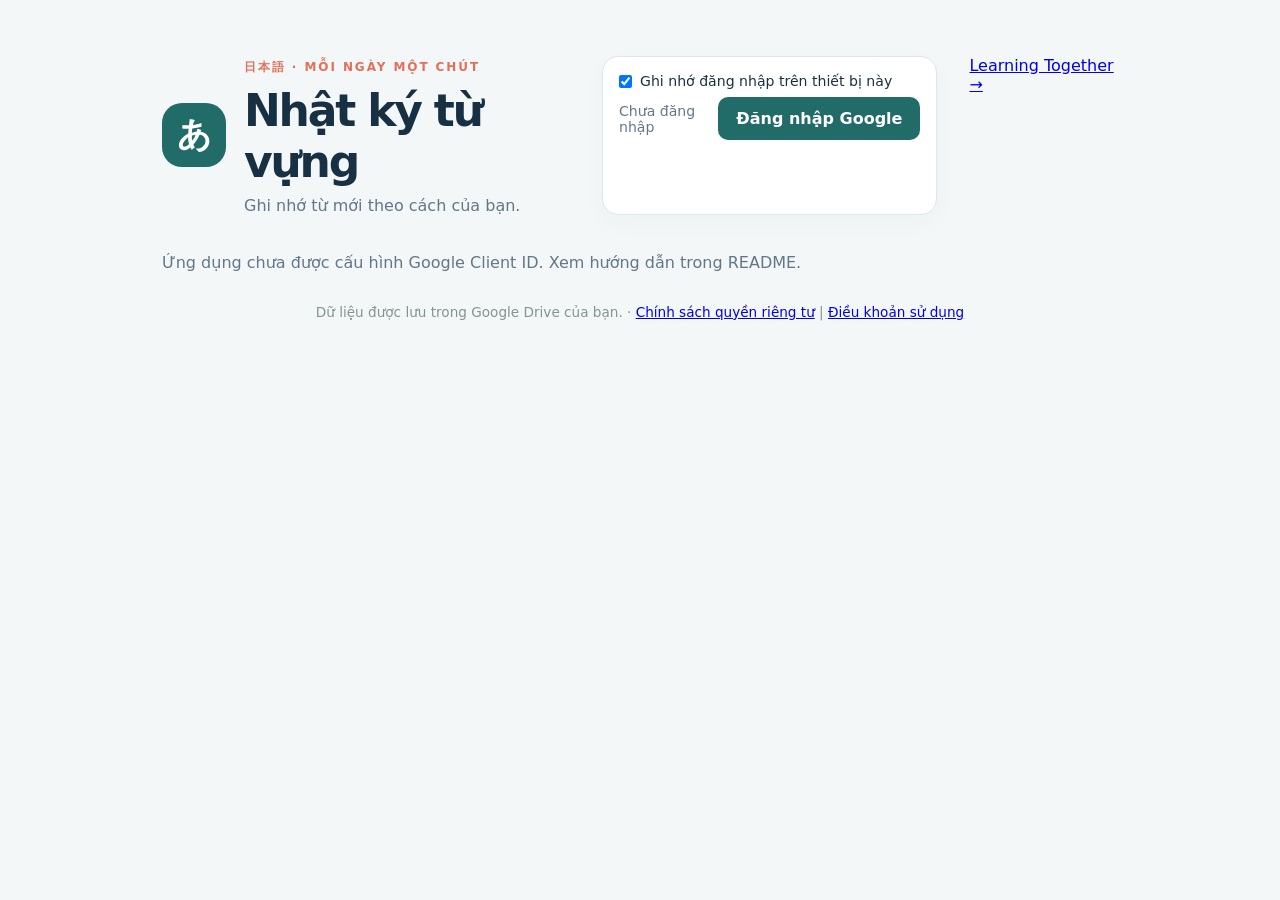
<file: index.html>
<!doctype html><html lang="vi"><head><meta charset="utf-8"><meta name="viewport" content="width=device-width,initial-scale=1"><title>Nhật ký từ vựng</title><meta name="theme-color" content="#216b69"><link rel="manifest" href="manifest.json"><link rel="icon" href="icons/icon-192.png"><link rel="stylesheet" href="style.css?v=__BUILD__"><script src="https://accounts.google.com/gsi/client" async defer></script><script type="module" src="app.js?v=__BUILD__"></script></head><body><main><header><div class="brand"><div class="brand-mark" aria-hidden="true">&#12354;</div><div><small>日本語 · MỖI NGÀY MỘT CHÚT</small><h1>Nhật ký từ vựng</h1><p>Ghi nhớ từ mới theo cách của bạn.</p></div></div><div class="account-card"><div class="account-main"><label id="remember-label"><input id="remember" type="checkbox" checked> Ghi nh&#7899; &#273;&#259;ng nh&#7853;p tr&#234;n thi&#7871;t b&#7883; n&#224;y</label><button id="login">Đăng nhập Google</button><p id="status" role="status">Chưa đăng nhập</p></div><div class="account-actions"><button id="backup" class="secondary" hidden>Tải bản sao dữ liệu</button><button id="restore" class="secondary" hidden>Nhập bản sao</button><input id="restore-file" type="file" accept="application/json,.json" hidden><button id="refresh" class="secondary" hidden>Làm mới</button><button id="retry" class="secondary" hidden>Thử lưu lại</button></div></div><a id="together-link" href="#" hidden>Learning Together &#8594;</a></header><section id="setup" hidden><p>Ứng dụng chưa được cấu hình Google Client ID. Xem hướng dẫn trong README.</p></section><div id="content" hidden><nav role="tablist" aria-label="Chức năng"><button role="tab" id="tab-words" aria-controls="words" aria-selected="true" data-tab="words" class="active">Từ vựng</button><button role="tab" id="tab-groups" aria-controls="groups" aria-selected="false" data-tab="groups">Nhóm</button><button role="tab" id="tab-quiz" aria-controls="quiz" aria-selected="false" data-tab="quiz">Luyện tập <span id="due-badge" class="badge" hidden></span></button><button role="tab" id="tab-sentences" aria-controls="sentences" aria-selected="false" data-tab="sentences">Ghép câu</button><button role="tab" id="tab-pron" aria-controls="pron" aria-selected="false" data-tab="pron">Phát âm</button><button role="tab" id="tab-stats" aria-controls="stats" aria-selected="false" data-tab="stats">Thống kê</button></nav><section role="tabpanel" aria-labelledby="tab-words" id="words" class="panel"><div class="heading"><div><h2>Danh sách từ vựng</h2><p>Những điều nhỏ bé bạn đang học.</p></div><button id="import-words" class="secondary" type="button">Nh&#7853;p th&#234;m t&#7915; JSON</button> <input id="import-words-file" type="file" accept="application/json,.json" hidden><button id="add-word">+ Thêm từ</button></div><div class="filters"><input autocomplete="off" id="search" placeholder="Tìm tiếng Nhật, romaji, nghĩa..." aria-label="Tìm từ"><select id="filter-group" aria-label="Lọc theo nhóm"></select></div><div id="word-list"></div><div id="word-pager" class="pager"></div></section><section role="tabpanel" aria-labelledby="tab-groups" id="groups" class="panel" hidden><h2>Nhóm từ</h2><p>Sắp xếp từ vựng theo chủ đề yêu thích.</p><form autocomplete="off" id="group-form" class="filters"><input name="name" required maxlength="80" placeholder="Tên nhóm mới" aria-label="Tên nhóm mới"><button>+ Tạo nhóm</button></form><div id="group-list"></div></section><section role="tabpanel" aria-labelledby="tab-quiz" id="quiz" class="panel quiz-panel" hidden><div class="quiz-intro"><h2>Luyện tập</h2><p>Chọn nội dung và bắt đầu nhé.</p><div id="due-box" class="due-box" hidden><span id="due-text"></span> <button type="button" id="review-now">Ôn ngay</button></div></div><div class="quiz-layout"><form id="quiz-form"><label>Nhóm<select name="group" id="quiz-group"></select></label><label>Nguồn từ<select name="scope"><option value="all">Tất cả từ trong nhóm</option><option value="due">Ôn hôm nay (đến hạn + từ mới)</option><option value="weak">Từ hay sai</option></select></label><label>Hình thức<select name="format"><option value="choice">Trắc nghiệm</option><option value="flashcard">Flashcard</option><option value="typing">Gõ đáp án</option></select></label><label>Kiểu câu hỏi<select name="mode"><option value="mixed">Ngẫu nhiên tất cả các chiều</option><option value="rj">Romaji → Tiếng Nhật</option><option value="jr">Tiếng Nhật → Romaji</option><option value="jv">Tiếng Nhật → Tiếng Việt</option><option value="vj">Tiếng Việt → Tiếng Nhật</option></select></label><label>Số câu<input name="count" type="number" min="1" max="100" value="10" required></label><button>Bắt đầu luyện tập</button></form><div id="quiz-play" aria-live="polite"></div></div></section><section role="tabpanel" aria-labelledby="tab-sentences" id="sentences" class="panel" hidden><h2>Ghép câu</h2><p>Bấm các thẻ để xếp thành câu tiếng Nhật đúng với nghĩa tiếng Việt. Có một vài thẻ gây nhiễu.</p><p id="level-hint"></p><form id="sentence-form" class="filters"><label>Chiều<select name="dir"><option value="vj">Việt → Nhật</option><option value="jv">Nhật → Việt</option><option value="mix">Xen kẽ cả hai</option></select></label><label>Độ khó<select name="level"><option value="0">Tất cả mức</option></select></label><label>Số câu<input name="count" type="number" min="1" max="30" value="5" required></label><button>Bắt đầu</button></form><div id="sentence-play" aria-live="polite"></div></section><section role="tabpanel" aria-labelledby="tab-pron" id="pron" class="panel" hidden><h2>Tập phát âm</h2><p>Nghe mẫu, rồi bấm micro và nói lại. Cần Chrome hoặc Edge và cho phép dùng micro.</p><form id="pron-form" class="filters"><label>Nội dung<select name="source"><option value="sentences">Cả câu mẫu</option><option value="tokens">Từng từ trong câu mẫu</option><option value="words">Từ vựng của tôi</option></select></label><label>Độ khó câu mẫu<select name="level"><option value="0">Tất cả mức</option></select></label><label>Số mục<input name="count" type="number" min="1" max="30" value="5" required></label><button>Bắt đầu</button></form><div id="pron-play"></div></section><section role="tabpanel" aria-labelledby="tab-stats" id="stats" class="panel" hidden><h2>Thống kê học tập</h2><p id="stats-note"></p><div id="stats-body"></div></section></div><div id="toast" role="alert" hidden></div><footer><span id="storage-note">Dữ liệu được lưu trong Google Drive của bạn.</span> &middot; <a href="privacy.html">Ch&#237;nh s&#225;ch quy&#7873;n ri&#234;ng t&#432;</a> | <a href="terms.html">&#272;i&#7873;u kho&#7843;n s&#7917; d&#7909;ng</a></footer></main><dialog id="word-dialog"><form autocomplete="off" id="word-form"><h2 id="dialog-title">Thêm từ mới</h2><label>Tiếng Nhật<input name="japanese" required maxlength="120" placeholder="ねこ"></label><label>Romaji<input name="romaji" required maxlength="120" placeholder="neko"></label><label>Nghĩa tiếng Việt <span>(không bắt buộc)</span><input name="meaning" maxlength="160" placeholder="con mèo"></label><fieldset><legend>Nhóm</legend><div id="word-groups"></div></fieldset><div class="actions"><button type="button" class="secondary" id="cancel">Hủy</button><button>Lưu từ</button></div></form></dialog></body></html>
</file>
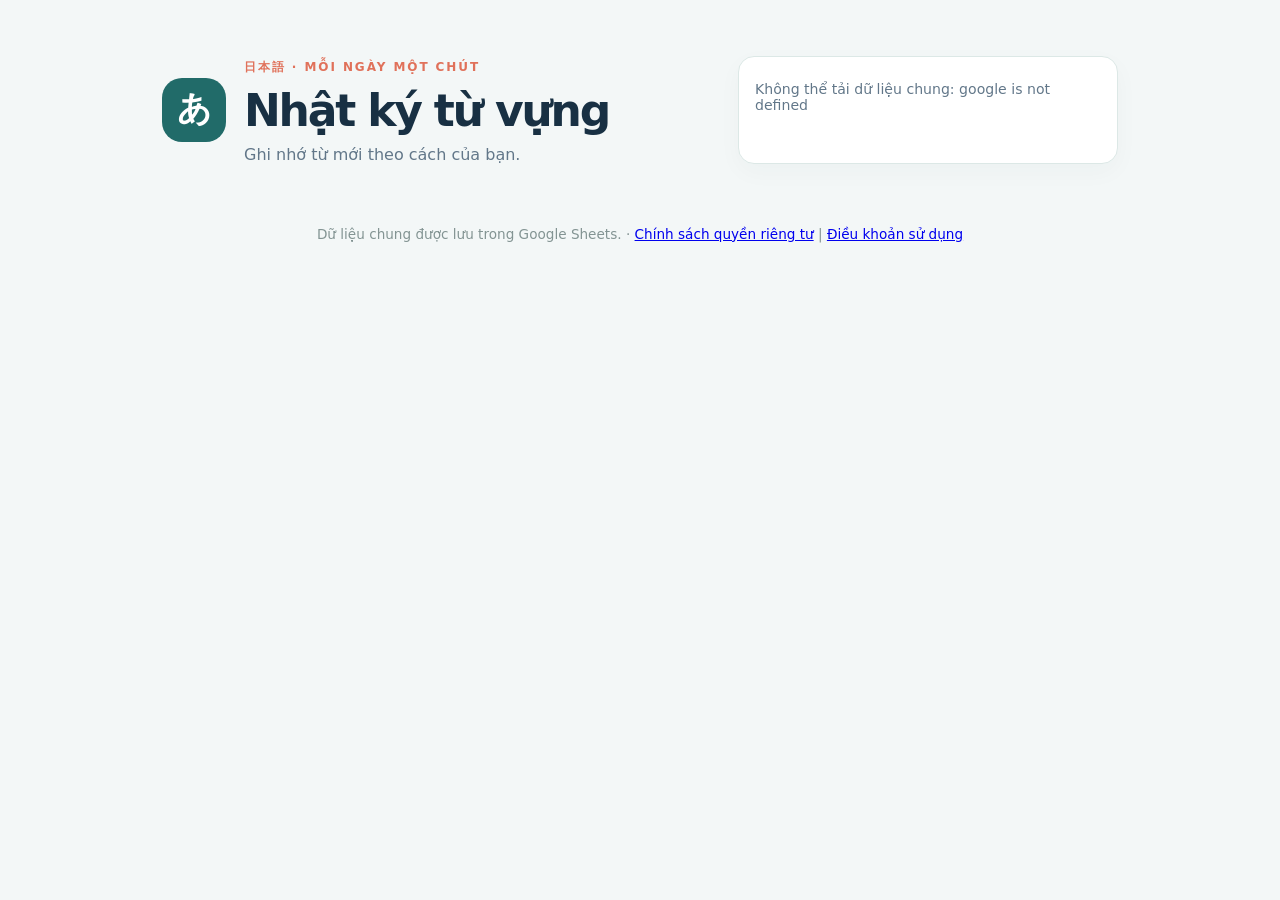
<file: together/Index.html>
<!doctype html><html lang="vi"><head><meta charset="utf-8"><meta name="viewport" content="width=device-width,initial-scale=1"><title>Nhật ký từ vựng</title><meta name="theme-color" content="#216b69"><style>:root{font-family:system-ui,sans-serif;color:#183043;background:#f3f7f7;font-size:16px}*{box-sizing:border-box}body{margin:0}main{max-width:1000px;margin:auto;padding:40px 22px}header{display:flex;justify-content:space-between;gap:24px;align-items:center;padding:18px 0 36px}small{font-weight:700;letter-spacing:.16em;color:#e0715a}h1{font-size:clamp(2rem,5vw,3.3rem);letter-spacing:-.05em;margin:.3em 0}h2{margin:0 0 8px;letter-spacing:-.03em}p{color:#627789;margin:8px 0 18px}button,input,select{font:inherit}button{background:#216b69;color:white;border:0;border-radius:10px;padding:12px 18px;cursor:pointer;font-weight:650}button:hover{background:#185654}button:disabled{opacity:.5;cursor:not-allowed}input,select{border:1px solid #d5e1e1;border-radius:9px;padding:12px;background:white;color:#183043;min-width:0}nav{display:flex;gap:8px;border-bottom:1px solid #d7e4e3}nav button{background:none;color:#637b85;border-radius:0}nav button.active{color:#216b69;border-bottom:3px solid #216b69}nav button:hover{background:#e5efee}.panel{background:white;border:1px solid #e1ebea;border-radius:18px;padding:28px;margin-top:22px;box-shadow:0 8px 30px #18304308}.heading,.row,.filters,.actions{display:flex;gap:12px;align-items:center;justify-content:space-between}.filters input{flex:1}.row{border-bottom:1px solid #edf1f0;padding:16px 0}.row:last-child{border:0}.row strong{font-size:1.3rem}.row p{margin:4px 0}.row-actions{display:flex;gap:6px}.secondary,.row-actions button{background:#eef5f4;color:#285957}.secondary:hover,.row-actions button:hover{background:#d9ebe7}.row-actions button{padding:8px}.tags{font-size:.85rem;color:#557b78}label{display:block;margin:16px 0;font-weight:650}label input,label select{display:block;width:100%;margin-top:7px}label span{font-weight:400;color:#73858b}fieldset{border:1px solid #d5e1e1;border-radius:9px}fieldset label{display:inline-flex;align-items:center;gap:6px;margin:8px}fieldset input{width:auto;margin:0}dialog{width:min(500px,calc(100% - 30px));border:0;border-radius:18px;padding:28px;box-shadow:0 20px 80px #0003}dialog::backdrop{background:#142c38a0}#quiz-form{max-width:400px}#quiz-play{margin-top:24px}.choice{display:block;width:100%;text-align:left;margin:8px 0;background:#eef5f4;color:#183043}.choice:hover{background:#d9ebe7}.feedback{font-weight:700;color:#216b69}footer{color:#839493;text-align:center;font-size:.85rem;margin-top:32px}@media(max-width:600px){main{padding:20px 16px}header,.heading{align-items:flex-start;flex-direction:column}.panel{padding:20px}.filters{align-items:stretch;flex-direction:column}.filters input,.filters select{width:100%}.row{align-items:flex-start}.row-actions{flex-wrap:wrap;justify-content:flex-end}}

#remember-label{display:flex;align-items:center;gap:8px;font-weight:400;margin:0 0 12px}#remember-label input{width:auto;margin:0}

/* Header and practice layout */
header{align-items:stretch;gap:32px;padding:16px 0 30px}.brand{display:flex;align-items:center;gap:18px;min-width:0}.brand-mark{display:grid;place-items:center;width:64px;height:64px;flex:none;border-radius:20px;background:#216b69;color:#fff;font-size:2.1rem;font-weight:700}.brand small{font-size:.75rem}.brand h1{font-size:clamp(1.9rem,4vw,2.75rem);margin:.2em 0}.brand p{margin:0}.account-card{min-width:260px;max-width:380px;background:#fff;border:1px solid #dce8e6;border-radius:16px;padding:16px;box-shadow:0 8px 24px #18304308}.account-main{display:grid;grid-template-columns:1fr auto;align-items:center;gap:8px 12px}.account-main #remember-label{grid-column:1/-1;font-size:.88rem;margin:0}.account-main #login{grid-column:2;grid-row:2;white-space:nowrap}.account-main #status{grid-column:1;grid-row:2;margin:0;font-size:.88rem;overflow-wrap:anywhere}.account-actions{display:flex;flex-wrap:wrap;gap:6px;margin-top:10px}.account-actions:has(> :not([hidden])){padding-top:10px;border-top:1px solid #edf1f0}.account-actions button{font-size:.85rem;padding:8px 10px}.quiz-intro{padding-bottom:20px;border-bottom:1px solid #e8f0ef}.quiz-intro p{margin-bottom:0}.quiz-layout{display:grid;grid-template-columns:minmax(230px,320px) minmax(0,1fr);gap:28px;align-items:start;margin-top:24px}#quiz-form{max-width:none;padding:20px;background:#f3f8f7;border:1px solid #e0edeb;border-radius:14px}#quiz-form label:first-child{margin-top:0}#quiz-form button{width:100%}#quiz-play{margin:0;padding:24px;border:1px solid #e0edeb;border-radius:14px;min-height:220px}#quiz-play:empty{display:grid;place-items:center;background:#fafdfc}#quiz-play:empty::before{content:"\3042";font-size:2.5rem;opacity:.6}#quiz-play h2{margin:12px 0 18px;font-size:2.2rem}#quiz-play .choice{padding:14px 16px;border:1px solid transparent}#quiz-play .choice:hover{border-color:#9ec7c1}#answer{margin-top:18px}#answer button{min-width:150px}@media(max-width:700px){header{flex-direction:column;gap:20px}.account-card{max-width:none;width:100%}.quiz-layout{grid-template-columns:1fr;gap:16px}.quiz-panel{padding:20px}#quiz-play:empty{display:none}}@media(max-width:380px){.account-main{grid-template-columns:1fr}.account-main #login,.account-main #status{grid-column:1;grid-row:auto}.account-main #login{width:100%}}

#quiz-play .choice.correct{background:#dcfce7;border-color:#4ade80;color:#14532d;opacity:1}#quiz-play .choice.incorrect{background:#fee2e2;border-color:#f87171;color:#991b1b;opacity:1}.feedback.incorrect{color:#b91c1c}.feedback.correct{color:#166534}

.stat-grid{display:grid;grid-template-columns:repeat(auto-fill,minmax(150px,1fr));gap:12px;margin:18px 0 26px}.stat{background:#f3f8f7;border:1px solid #e0edeb;border-radius:14px;padding:16px}.stat strong{display:block;font-size:1.8rem;color:#216b69}.stat span{font-size:.88rem;color:#627789}#stats h3{margin:0 0 6px}.flash-back{color:#216b69}#typing-form{display:flex;gap:8px;margin-top:16px}#typing-form input{flex:1}#quiz-play .actions{justify-content:flex-start}

#sentence-form,#pron-form{align-items:end}#sentence-form label,#pron-form label{margin:0}.chip{background:#eef5f4;color:#183043;border:1px solid #cfe0de;border-radius:10px;padding:10px 14px;font-size:1.1rem;font-weight:600}.chip:hover{background:#d9ebe7}.sentence-answer,.sentence-bank{display:flex;flex-wrap:wrap;gap:8px;min-height:56px;padding:10px 0}.sentence-answer{border-bottom:2px solid #cfe0de;margin-bottom:12px}.sentence-bank{padding-top:6px}#sentence-play .actions,#pron-play .actions{justify-content:flex-start;margin-top:14px}#pron-play h2{font-size:2.2rem}

nav{position:sticky;top:0;z-index:5;overflow-x:auto;white-space:nowrap;scrollbar-width:thin;background:#f3f7f7}nav button{flex:none}button:focus-visible,input:focus-visible,select:focus-visible,a:focus-visible{outline:3px solid #7fb8b2;outline-offset:2px}@media(max-width:600px){nav button{padding:12px 12px;font-size:.92rem}.chip{padding:9px 12px}#pron-play h2,#quiz-play h2{font-size:1.9rem}}

.pager{display:flex;align-items:center;justify-content:center;gap:14px;padding-top:18px;color:#627789;font-size:.92rem}
.badge{display:inline-block;min-width:1.4em;padding:1px 7px;margin-left:4px;border-radius:999px;background:#e0715a;color:#fff;font-size:.75rem;line-height:1.5;text-align:center}
.due-box{display:flex;gap:12px;align-items:center;flex-wrap:wrap;background:#eef5f4;border-radius:12px;padding:10px 14px;margin:8px 0 16px}.due-box span{color:#285957;font-weight:650}
#toast{position:fixed;left:50%;bottom:24px;transform:translateX(-50%);max-width:min(92vw,520px);background:#183043;color:#fff;padding:12px 18px;border-radius:12px;box-shadow:0 8px 30px #0004;z-index:20}
.kbd{display:inline-block;min-width:1.5em;margin-right:8px;padding:0 6px;border-radius:5px;background:#d9ebe7;color:#285957;font-size:.8rem;text-align:center}
.chip[draggable=true]{cursor:grab}.drop-over{outline:2px dashed #216b69;outline-offset:3px}
.near{color:#a0612b;font-weight:600}
button:focus-visible,input:focus-visible,select:focus-visible{outline:3px solid #e0715a;outline-offset:2px}
</style></head><body><main><header><div class="brand"><div class="brand-mark" aria-hidden="true">&#12354;</div><div><small>日本語 · MỖI NGÀY MỘT CHÚT</small><h1>Nhật ký từ vựng</h1><p>Ghi nhớ từ mới theo cách của bạn.</p></div></div><div class="account-card"><div class="account-main"><style>#remember-label,#login,#restore,#together-link {display:none}</style><label id="remember-label"><input id="remember" type="checkbox" checked> Ghi nh&#7899; &#273;&#259;ng nh&#7853;p tr&#234;n thi&#7871;t b&#7883; n&#224;y</label><button id="login">Đăng nhập Google</button><p id="status" role="status">Chưa đăng nhập</p></div><div class="account-actions"><button id="backup" class="secondary" hidden>Tải bản sao dữ liệu</button><button id="restore" class="secondary" hidden>Nhập bản sao</button><input id="restore-file" type="file" accept="application/json,.json" hidden><button id="refresh" class="secondary" hidden>Làm mới</button><button id="retry" class="secondary" hidden>Thử lưu lại</button></div></div><a id="together-link" href="#" hidden>Learning Together &#8594;</a></header><section id="setup" hidden><p>Ứng dụng chưa được cấu hình Google Client ID. Xem hướng dẫn trong README.</p></section><div id="content" hidden><nav role="tablist" aria-label="Chức năng"><button role="tab" id="tab-words" aria-controls="words" aria-selected="true" data-tab="words" class="active">Từ vựng</button><button role="tab" id="tab-groups" aria-controls="groups" aria-selected="false" data-tab="groups">Nhóm</button><button role="tab" id="tab-quiz" aria-controls="quiz" aria-selected="false" data-tab="quiz">Luyện tập <span id="due-badge" class="badge" hidden></span></button><button role="tab" id="tab-sentences" aria-controls="sentences" aria-selected="false" data-tab="sentences">Ghép câu</button><button role="tab" id="tab-pron" aria-controls="pron" aria-selected="false" data-tab="pron">Phát âm</button><button role="tab" id="tab-stats" aria-controls="stats" aria-selected="false" data-tab="stats">Thống kê</button></nav><section role="tabpanel" aria-labelledby="tab-words" id="words" class="panel"><div class="heading"><div><h2>Danh sách từ vựng</h2><p>Những điều nhỏ bé bạn đang học.</p></div><button id="import-words" class="secondary" type="button">Nh&#7853;p th&#234;m t&#7915; JSON</button> <input id="import-words-file" type="file" accept="application/json,.json" hidden><button id="add-word">+ Thêm từ</button></div><div class="filters"><input autocomplete="off" id="search" placeholder="Tìm tiếng Nhật, romaji, nghĩa..." aria-label="Tìm từ"><select id="filter-group" aria-label="Lọc theo nhóm"></select></div><div id="word-list"></div><div id="word-pager" class="pager"></div></section><section role="tabpanel" aria-labelledby="tab-groups" id="groups" class="panel" hidden><h2>Nhóm từ</h2><p>Sắp xếp từ vựng theo chủ đề yêu thích.</p><form autocomplete="off" id="group-form" class="filters"><input name="name" required maxlength="80" placeholder="Tên nhóm mới" aria-label="Tên nhóm mới"><button>+ Tạo nhóm</button></form><div id="group-list"></div></section><section role="tabpanel" aria-labelledby="tab-quiz" id="quiz" class="panel quiz-panel" hidden><div class="quiz-intro"><h2>Luyện tập</h2><p>Chọn nội dung và bắt đầu nhé.</p><div id="due-box" class="due-box" hidden><span id="due-text"></span> <button type="button" id="review-now">Ôn ngay</button></div></div><div class="quiz-layout"><form id="quiz-form"><label>Nhóm<select name="group" id="quiz-group"></select></label><label>Nguồn từ<select name="scope"><option value="all">Tất cả từ trong nhóm</option><option value="due">Ôn hôm nay (đến hạn + từ mới)</option><option value="weak">Từ hay sai</option></select></label><label>Hình thức<select name="format"><option value="choice">Trắc nghiệm</option><option value="flashcard">Flashcard</option><option value="typing">Gõ đáp án</option></select></label><label>Kiểu câu hỏi<select name="mode"><option value="mixed">Ngẫu nhiên tất cả các chiều</option><option value="rj">Romaji → Tiếng Nhật</option><option value="jr">Tiếng Nhật → Romaji</option><option value="jv">Tiếng Nhật → Tiếng Việt</option><option value="vj">Tiếng Việt → Tiếng Nhật</option></select></label><label>Số câu<input name="count" type="number" min="1" max="100" value="10" required></label><button>Bắt đầu luyện tập</button></form><div id="quiz-play" aria-live="polite"></div></div></section><section role="tabpanel" aria-labelledby="tab-sentences" id="sentences" class="panel" hidden><h2>Ghép câu</h2><p>Bấm các thẻ để xếp thành câu tiếng Nhật đúng với nghĩa tiếng Việt. Có một vài thẻ gây nhiễu.</p><p id="level-hint"></p><form id="sentence-form" class="filters"><label>Chiều<select name="dir"><option value="vj">Việt → Nhật</option><option value="jv">Nhật → Việt</option><option value="mix">Xen kẽ cả hai</option></select></label><label>Độ khó<select name="level"><option value="0">Tất cả mức</option></select></label><label>Số câu<input name="count" type="number" min="1" max="30" value="5" required></label><button>Bắt đầu</button></form><div id="sentence-play" aria-live="polite"></div></section><section role="tabpanel" aria-labelledby="tab-pron" id="pron" class="panel" hidden><h2>Tập phát âm</h2><p>Nghe mẫu, rồi bấm micro và nói lại. Cần Chrome hoặc Edge và cho phép dùng micro.</p><form id="pron-form" class="filters"><label>Nội dung<select name="source"><option value="sentences">Cả câu mẫu</option><option value="tokens">Từng từ trong câu mẫu</option><option value="words">Từ vựng của tôi</option></select></label><label>Độ khó câu mẫu<select name="level"><option value="0">Tất cả mức</option></select></label><label>Số mục<input name="count" type="number" min="1" max="30" value="5" required></label><button>Bắt đầu</button></form><div id="pron-play"></div></section><section role="tabpanel" aria-labelledby="tab-stats" id="stats" class="panel" hidden><h2>Thống kê học tập</h2><p id="stats-note"></p><div id="stats-body"></div></section></div><div id="toast" role="alert" hidden></div><footer><span id="storage-note">Dữ liệu được lưu trong Google Drive của bạn.</span> &middot; <a href="privacy.html">Ch&#237;nh s&#225;ch quy&#7873;n ri&#234;ng t&#432;</a> | <a href="terms.html">&#272;i&#7873;u kho&#7843;n s&#7917; d&#7909;ng</a></footer></main><dialog id="word-dialog"><form autocomplete="off" id="word-form"><h2 id="dialog-title">Thêm từ mới</h2><label>Tiếng Nhật<input name="japanese" required maxlength="120" placeholder="ねこ"></label><label>Romaji<input name="romaji" required maxlength="120" placeholder="neko"></label><label>Nghĩa tiếng Việt <span>(không bắt buộc)</span><input name="meaning" maxlength="160" placeholder="con mèo"></label><fieldset><legend>Nhóm</legend><div id="word-groups"></div></fieldset><div class="actions"><button type="button" class="secondary" id="cancel">Hủy</button><button>Lưu từ</button></div></form></dialog><script>const CLIENT_ID = 'shared';
const $ = s => document.querySelector(s);
const sharedMode = true;
if (typeof TOGETHER_URL !== 'undefined' && TOGETHER_URL) {
  $('#together-link').href = sharedMode ? location.pathname : '?mode=together';
  $('#together-link').textContent = sharedMode ? '← Khu vực cá nhân' : 'Learning Together →';
  $('#together-link').hidden = false;
}
const esc = s => String(s ?? '').replace(/[&<>"']/g, c => ({'&':'&amp;','<':'&lt;','>':'&gt;','"':'&quot;',"'":'&#39;'}[c]));
const id = () => crypto.randomUUID();
const clone = v => JSON.parse(JSON.stringify(v));
function mergeById(baseItems, local, remote) {
  const b = new Map(baseItems.map(x => [x.id, x])), l = new Map(local.map(x => [x.id, x])), have = new Set(remote.map(x => x.id));
  const same = (x, y) => JSON.stringify(x) === JSON.stringify(y), out = [];
  for (const r of remote) {
    const mine = l.get(r.id), old = b.get(r.id);
    if (mine) out.push(old && same(mine, old) ? r : mine);
    else if (!old) out.push(r);
  }
  for (const mine of local) {
    if (have.has(mine.id)) continue;
    const old = b.get(mine.id);
    if (!old || !same(mine, old)) out.push(mine);
  }
  return out;
}
function mergeProgress(a, b) {
  if (!a || !b) return a || b;
  const words = {...b.words}, days = {...b.days};
  for (const [k, p] of Object.entries(a.words || {})) { const q = words[k]; if (!q || p.correct + p.wrong >= q.correct + q.wrong) words[k] = p; }
  for (const [k, n] of Object.entries(a.days || {})) days[k] = Math.max(n, days[k] || 0);
  const sentences = {...(b.sentences || {})};
  for (const [k, r] of Object.entries(a.sentences || {})) sentences[k] = {...sentences[k], ...r};
  return {...b, words, days, sentences};
}
function mergeData(baseData, local, remote) {
  const remap = new Map(), seen = new Map(), groups = [];
  for (const g of mergeById(baseData.groups, local.groups, remote.groups)) {
    const key = g.name.toLowerCase();
    if (seen.has(key)) remap.set(g.id, seen.get(key)); else { seen.set(key, g.id); groups.push(g); }
  }
  const ids = new Set(groups.map(g => g.id));
  const words = mergeById(baseData.words, local.words, remote.words).map(w => ({...w, groups:[...new Set(w.groups.map(g => remap.get(g) || g))].filter(g => ids.has(g))}));
  const merged = {...remote, groups, words}, progress = mergeProgress(local.progress, remote.progress);
  if (progress) merged.progress = progress;
  return merged;
}
const empty = () => ({version:1, words:[], groups:[]});
let base = empty(), data = empty(), token = '', fileId = '', remoteRevision = '', dirty = false, busy = false, editing = null, questions = [], current = 0, score = 0;
const status = text => $('#status').textContent = text;
let toastTimer = 0;
function notify(text) { const el = $('#toast'); el.textContent = text; el.hidden = false; clearTimeout(toastTimer); toastTimer = setTimeout(() => { el.hidden = true; }, 5000); }
const scope = 'https://www.googleapis.com/auth/drive.appdata';
const rememberKey = 'jp-lea-remember';
const sessionKey = 'jp-lea-session';
$('#remember').checked = localStorage.getItem(rememberKey) !== 'false';
$('#remember').onchange = () => {
  localStorage.setItem(rememberKey, String($('#remember').checked));
  if (!$('#remember').checked) localStorage.removeItem(sessionKey);
};
if (!CLIENT_ID && !sharedMode) $('#setup').hidden = false;
const sharedCall = (method, ...args) => new Promise((resolve, reject) =>
  google.script.run.withSuccessHandler(resolve).withFailureHandler(reject)[method](...args));
async function api(url, options = {}) {
  const response = await fetch(url, {...options, headers:{Authorization:`Bearer ${token}`, ...options.headers}});
  if (response.status === 401) localStorage.removeItem(sessionKey);
  if (!response.ok) throw new Error(response.status === 401 ? 'Phiên đăng nhập đã hết hạn. Hãy đăng nhập lại.' : `Google Drive báo lỗi ${response.status}.`);
  return response.status === 204 ? null : response.json();
}
async function load() {
  if (sharedMode) {
    if (!sharedCall) throw new Error('Learning Together chưa được cấu hình.');
    const shared = await sharedCall('getSharedData');
    data = shared.data; remoteRevision = shared.revision; base = clone(data); return;
  }
  const found = await api('https://www.googleapis.com/drive/v3/files?spaces=appDataFolder&q='+encodeURIComponent("name = 'japanese-study.json' and trashed = false")+'&fields=files(id,version)&pageSize=100');
  if (found.files.length > 1) throw new Error('Có nhiều bản dữ liệu trên Drive. Không thể tự chọn bản an toàn.');
  if (found.files.length) {
    fileId = found.files[0].id; remoteRevision = found.files[0].version;
    const incoming = await api(`https://www.googleapis.com/drive/v3/files/${fileId}?alt=media`);
    if (incoming.version !== 1 || !Array.isArray(incoming.words) || !Array.isArray(incoming.groups)) throw new Error('Dữ liệu Drive không đúng định dạng.');
    data = incoming; base = clone(data);
  } else { fileId=''; remoteRevision=''; data=empty(); base=empty(); }
}
async function save() {
  dirty = true; status('Chưa đồng bộ');
  if (busy) return;
  busy = true;
  let merged = false;
  try {
    while (dirty) {
      dirty = false; status(sharedMode ? 'Đang lưu dữ liệu chung…' : 'Đang lưu lên Drive…');
      const snapshot = JSON.stringify(data);
      if (sharedMode) {
        for (let attempt = 0; ; attempt++) {
          try {
            const sent = attempt ? JSON.stringify(data) : snapshot;
            remoteRevision = await sharedCall('saveSharedData', remoteRevision, JSON.parse(sent)); base = JSON.parse(sent); break;
          } catch (e) {
            if (attempt >= 3 || !/đã thay đổi/.test(e.message)) throw e;
            const remote = await sharedCall('getSharedData');
            data = mergeData(base, data, remote.data); base = clone(remote.data); remoteRevision = remote.revision; merged = true; render();
          }
        }
      } else if (fileId) {
        const meta = await api(`https://www.googleapis.com/drive/v3/files/${fileId}?fields=version`);
        let body = snapshot;
        if (meta.version !== remoteRevision) {
          const remote = await api(`https://www.googleapis.com/drive/v3/files/${fileId}?alt=media`);
          if (remote.version !== 1 || !Array.isArray(remote.words) || !Array.isArray(remote.groups)) throw new Error('Dữ liệu Drive không đúng định dạng.');
          data = mergeData(base, data, remote); remoteRevision = meta.version; merged = true; render(); body = JSON.stringify(data);
        }
        const saved = await api(`https://www.googleapis.com/upload/drive/v3/files/${fileId}?uploadType=media&fields=id,version`, {method:'PATCH',headers:{'Content-Type':'application/json'},body});
        remoteRevision = saved.version; base = JSON.parse(body);
      } else {
        const boundary = 'jpstudyboundary';
        const body = `--${boundary}\r\nContent-Type: application/json; charset=UTF-8\r\n\r\n${JSON.stringify({name:'japanese-study.json',parents:['appDataFolder']})}\r\n--${boundary}\r\nContent-Type: application/json; charset=UTF-8\r\n\r\n${snapshot}\r\n--${boundary}--`;
        const saved = await api('https://www.googleapis.com/upload/drive/v3/files?uploadType=multipart&fields=id,version', {method:'POST',headers:{'Content-Type':`multipart/related; boundary=${boundary}`},body});
        fileId=saved.id; remoteRevision=saved.version; base=JSON.parse(snapshot);
      }
    }
    status(merged ? (sharedMode ? 'Đã lưu và hợp nhất với thay đổi của người khác' : 'Đã lưu và hợp nhất với thay đổi từ thiết bị khác') : sharedMode ? 'Đã lưu dữ liệu chung' : 'Đã lưu trên Google Drive');
  } catch(e) { dirty=true; status(`Chưa lưu: ${e.message}`); }
  finally { busy=false; $('#retry').hidden=!dirty; }
}
let lastRefresh = Date.now();
async function refresh(manual) {
  if (!sharedMode || !sharedCall) return;
  if (busy || dirty) { if (manual) status('Đang có thay đổi chưa lưu, chưa thể làm mới.'); return; }
  lastRefresh = Date.now();
  if (manual) status('Đang làm mới…');
  try {
    const remote = await sharedCall('getSharedData');
    if (busy || dirty) return;
    if (remote.revision !== remoteRevision) { data = remote.data; remoteRevision = remote.revision; base = clone(data); render(); status('Đã cập nhật thay đổi mới của người khác'); }
    else if (manual) status('Dữ liệu chung đã là bản mới nhất');
  } catch (e) { if (manual) status('Không thể làm mới: ' + e.message); }
}
$('#refresh').onclick = () => refresh(true);
if (sharedMode && typeof document.addEventListener === 'function') document.addEventListener('visibilitychange', () => {
  if (document.visibilityState === 'visible' && Date.now() - lastRefresh > 15000) refresh(false);
});
window.addEventListener('beforeunload', e => { if (dirty || busy || saveTimer) { e.preventDefault(); e.returnValue=''; } });
$('#login').onclick = () => {
  if (!CLIENT_ID) { $('#setup').hidden=false; return; }
  if (!window.google?.accounts?.oauth2) { status('Google chưa tải xong, hãy thử lại.'); return; }
  if (dirty || busy) { notify('Có thay đổi chưa lưu. Hãy tải bản sao dữ liệu trước khi tải lại trang hoặc đổi tài khoản.'); return; }
  google.accounts.oauth2.initTokenClient({client_id:CLIENT_ID,scope,callback:async response => {
    if (response.error) { status('Không thể đăng nhập Google.'); return; }
    localStorage.removeItem(sessionKey);
    token=response.access_token;
    if ($('#remember').checked && response.expires_in > 0) {
      localStorage.setItem(sessionKey, JSON.stringify({token, expires: Date.now() + Number(response.expires_in) * 1000}));
    }
    $('#content').hidden=true; status('Đang tải dữ liệu…');
    try { await load(); dirty=false; render(); localStorage.setItem(rememberKey, String($('#remember').checked)); $('#content').hidden=false; $('#backup').hidden=false; $('#restore').hidden=false; $('#login').textContent='Đổi tài khoản'; status('Đã kết nối Google Drive'); }
    catch(e) { status(e.message); }
  },error_callback:()=>status('Đăng nhập bị hủy hoặc gặp lỗi.')}).requestAccessToken({prompt: token || !$('#remember').checked ? 'select_account' : ''});
};
$('#retry').onclick=save;
$('#backup').onclick=()=>{ const a=document.createElement('a'); const url=URL.createObjectURL(new Blob([JSON.stringify(data,null,2)],{type:'application/json'})); a.href=url; a.download='japanese-study-backup.json'; a.click(); setTimeout(()=>URL.revokeObjectURL(url),1000); };
$('#restore').onclick=()=>$('#restore-file').click();
$('#restore-file').onchange=async e=>{
  const file=e.target.files[0]; if(!file)return;
  try {
    const incoming=JSON.parse(await file.text());
    if(incoming.version!==1 || !Array.isArray(incoming.words) || !Array.isArray(incoming.groups) || !incoming.groups.every(g=>typeof g.id==='string'&&typeof g.name==='string') || !incoming.words.every(w=>typeof w.id==='string'&&typeof w.japanese==='string'&&typeof w.romaji==='string'&&typeof w.meaning==='string'&&Array.isArray(w.groups)&&w.groups.every(g=>typeof g==='string'))) throw new Error('File không đúng định dạng.');
    if(!confirm('Nhập bản sao sẽ thay thế danh sách từ hiện tại trên Drive'+(incoming.progress?' và cả tiến độ học':' (tiến độ học hiện tại được giữ lại)')+'. Tiếp tục?'))return;
    const oldProgress=data.progress; data=incoming; if(!validStore(incoming.progress)&&validStore(oldProgress)) data.progress=oldProgress; render(); save();
  } catch(err) { notify(`Không thể nhập: ${err.message}`); }
  finally { e.target.value=''; }
};
$('#import-words').onclick=()=>$('#import-words-file').click();
$('#import-words-file').onchange=async e=>{
  const file=e.target.files[0]; if(!file)return;
  try {
    const incoming=JSON.parse(await file.text());
    if(!incoming || incoming.version!==1 || !Array.isArray(incoming.words) || !Array.isArray(incoming.groups) || !incoming.groups.every(g=>g && typeof g.id==='string' && g.id && typeof g.name==='string' && g.name.trim()) || new Set(incoming.groups.map(g=>g.id)).size!==incoming.groups.length || !incoming.words.every(w=>w && typeof w.id==='string' && w.id && typeof w.japanese==='string' && w.japanese.trim() && typeof w.romaji==='string' && w.romaji.trim() && typeof w.meaning==='string' && Array.isArray(w.groups) && w.groups.every(g=>typeof g==='string' && incoming.groups.some(x=>x.id===g)))) throw new Error('File kh\u00f4ng \u0111\u00fang \u0111\u1ecbnh d\u1ea1ng.');
    const groups=[...data.groups], words=[...data.words], groupIds=new Map();
    for(const g of incoming.groups) {
      let existing=groups.find(x=>x.id===g.id && x.name.toLowerCase()===g.name.toLowerCase()) || groups.find(x=>x.name.toLowerCase()===g.name.toLowerCase());
      if(!existing) { existing={...g, id:groups.some(x=>x.id===g.id)?id():g.id}; groups.push(existing); }
      groupIds.set(g.id, existing.id);
    }
    let added=0;
    for(const w of incoming.words) {
      if(words.some(x=>x.id===w.id||wordKey(x)===wordKey(w))) continue;
      words.push({...w, groups:[...new Set(w.groups.map(g=>groupIds.get(g)))]}); added++;
    }
    data={...data,groups,words}; render(); save();
    notify(`Đã thêm ${added} từ; bỏ qua ${incoming.words.length-added} từ đã có (trùng ID hoặc trùng chữ + romaji).`);
  } catch(err) { notify(`Không thể nhập: ${err.message}`); }
  finally { e.target.value=''; }
};
const wordKey=w=>String(w.japanese).normalize('NFC').replace(/\s/g,'')+'|'+String(w.romaji).toLowerCase().replace(/\s/g,'');
function options(selected='') { return '<option value="">Tất cả nhóm</option>'+data.groups.map(g=>`<option value="${esc(g.id)}" ${g.id===selected?'selected':''}>${esc(g.name)}</option>`).join(''); }
function render() {
  const filter=$('#filter-group').value, quiz=$('#quiz-group').value;
  $('#filter-group').innerHTML=options(filter); $('#quiz-group').innerHTML=options(quiz);
  renderWords();
  updateDue();
  $('#group-list').innerHTML=data.groups.length ? data.groups.map(g=>`<div class="row"><div><strong>${esc(g.name)}</strong><p>${data.words.filter(w=>w.groups.includes(g.id)).length} từ</p></div><div class="row-actions"><button data-rename="${esc(g.id)}">Đổi tên</button><button data-delete-group="${esc(g.id)}">Xóa</button></div></div>`).join('') : '<p>Chưa có nhóm nào. Tạo một nhóm để bắt đầu.</p>';
}
const pageSize=20; let wordPage=1;
function renderWords() {
  const q=$('#search').value.trim().toLowerCase(), group=$('#filter-group').value;
  const words=data.words.filter(w=>(!group||w.groups.includes(group))&&[w.japanese,w.romaji,w.meaning].some(x=>x.toLowerCase().includes(q)));
  const pages=Math.max(1,Math.ceil(words.length/pageSize)); wordPage=Math.min(Math.max(1,wordPage),pages);
  const shown=words.slice((wordPage-1)*pageSize,wordPage*pageSize);
  $('#word-list').innerHTML=shown.length ? shown.map(w=>`<div class="row"><div><strong>${esc(w.japanese)}</strong> <span>${esc(w.romaji)}</span><p>${esc(w.meaning || 'Chưa có nghĩa tiếng Việt')}</p><div class="tags">${w.groups.map(g=>esc(data.groups.find(x=>x.id===g)?.name||'')).filter(Boolean).join(' · ')}</div></div><div class="row-actions"><button data-speak="${esc(w.id)}" aria-label="Phát âm ${esc(w.japanese)}">🔊</button><button data-edit="${esc(w.id)}">Sửa</button><button data-delete="${esc(w.id)}">Xóa</button></div></div>`).join('') : '<p>Chưa có từ phù hợp. Hãy thêm từ mới nhé.</p>';
  $('#word-pager').innerHTML=words.length>pageSize ? `<button type="button" class="secondary" data-page="prev" ${wordPage===1?'disabled':''}>← Trước</button><span>Trang ${wordPage}/${pages} · ${words.length} từ</span><button type="button" class="secondary" data-page="next" ${wordPage===pages?'disabled':''}>Sau →</button>` : words.length ? `<span>${words.length} từ</span>` : '';
}
$('#word-pager').onclick=e=>{ const b=e.target.closest('button'); if(!b||b.disabled)return; wordPage+=b.dataset.page==='next'?1:-1; renderWords(); $('#word-list').scrollIntoView?.({block:'start'}); };
function pickVoice() { const ja=speechSynthesis.getVoices().filter(v=>v.lang.toLowerCase().replace('_','-').startsWith('ja')); return ja.find(v=>/google/i.test(v.name))||ja[0]; }
function speak(text, rate=0.9) { if (!('speechSynthesis' in window)) return notify('Trình duyệt không hỗ trợ phát âm.'); const voice=pickVoice(); if (!voice) return notify('Thiết bị chưa có giọng đọc tiếng Nhật.'); const u=new SpeechSynthesisUtterance(text); u.lang='ja-JP'; u.voice=voice; u.rate=rate; speechSynthesis.cancel(); speechSynthesis.speak(u); }
document.querySelector('nav').onclick=e=>{ const b=e.target.closest('[data-tab]'); if(!b)return; document.querySelectorAll('nav button').forEach(x=>{x.classList.toggle('active',x===b); x.setAttribute?.('aria-selected',String(x===b));}); document.querySelectorAll('.panel').forEach(x=>x.hidden=x.id!==b.dataset.tab); if(b.dataset.tab==='stats')renderStats(); if(b.dataset.tab==='quiz')updateDue(); if(b.dataset.tab==='sentences'||b.dataset.tab==='pron')loadSentences().then(updateLevelUI).catch(()=>{}); };
$('#search').oninput=()=>{ wordPage=1; renderWords(); }; $('#filter-group').onchange=()=>{ wordPage=1; renderWords(); };
$('#group-form').onsubmit=e=>{ e.preventDefault(); const name=e.target.elements.name.value.trim(); if(!name)return; if(data.groups.some(g=>g.name.toLowerCase()===name.toLowerCase()))return notify('Tên nhóm đã tồn tại.'); data.groups.push({id:id(),name}); e.target.reset(); render(); save(); };
$('#group-list').onclick=e=>{ const rename=e.target.dataset.rename, del=e.target.dataset.deleteGroup, g=data.groups.find(x=>x.id===(rename||del)); if(!g)return; if(rename){ const name=prompt('Tên nhóm:',g.name)?.trim(); if(!name)return; if(data.groups.some(x=>x.id!==g.id&&x.name.toLowerCase()===name.toLowerCase()))return notify('Tên nhóm đã tồn tại.'); g.name=name; } else { if(!confirm('Xóa nhóm này? Các từ vẫn được giữ lại.'))return; data.groups=data.groups.filter(x=>x.id!==del); data.words.forEach(w=>w.groups=w.groups.filter(x=>x!==del)); } render(); save(); };
function openWord(w) { editing=w?.id||null; const f=$('#word-form'); f.reset(); f.elements.japanese.value=w?.japanese||''; f.elements.romaji.value=w?.romaji||''; f.elements.meaning.value=w?.meaning||''; $('#dialog-title').textContent=w?'Sửa từ':'Thêm từ mới'; $('#word-groups').innerHTML=data.groups.length?data.groups.map(g=>`<label><input type="checkbox" name="group" value="${esc(g.id)}" ${w?.groups.includes(g.id)?'checked':''}>${esc(g.name)}</label>`).join(''):'Chưa có nhóm. Bạn có thể tạo nhóm trước.'; $('#word-dialog').showModal(); }
$('#add-word').onclick=()=>openWord(); $('#cancel').onclick=()=>$('#word-dialog').close();
$('#word-form').onsubmit=e=>{ e.preventDefault(); const f=e.target, japanese=f.elements.japanese.value.trim(), romaji=f.elements.romaji.value.trim(), meaning=f.elements.meaning.value.trim(); if(!japanese||!romaji)return; if(!editing&&data.words.some(w=>wordKey(w)===wordKey({japanese,romaji}))) return notify('Từ này đã có trong danh sách.'); const word={id:editing||id(),japanese,romaji,meaning,groups:[...f.querySelectorAll('[name=group]:checked')].map(x=>x.value)}; if(editing) data.words[data.words.findIndex(w=>w.id===editing)]=word; else data.words.push(word); $('#word-dialog').close(); render(); save(); };
$('#word-list').onclick=e=>{ const b=e.target.closest('button'); if(!b)return; const key=b.dataset.speak||b.dataset.edit||b.dataset.delete, w=data.words.find(x=>x.id===key); if(!w)return; if(b.dataset.speak)speak(w.japanese); else if(b.dataset.edit)openWord(w); else if(confirm(`Xóa từ ${w.japanese}?`)){data.words=data.words.filter(x=>x.id!==key);render();save();} };
const modes={rj:['romaji','japanese'],jr:['japanese','romaji'],jv:['japanese','meaning'],vj:['meaning','japanese']};
function shuffle(a){ for(let i=a.length-1;i>0;i--){const j=Math.floor(Math.random()*(i+1));[a[i],a[j]]=[a[j],a[i]];}return a; }
const intervals=[0,1,3,7,14,30], progressKey='jp-lea-progress', quizLabels={japanese:'Tiếng Nhật',romaji:'Romaji',meaning:'Tiếng Việt'};
let sharedProgress=null, saveTimer=0;
const today=()=>{ const d=new Date(); return Math.floor((d.getTime()-d.getTimezoneOffset()*6e4)/864e5); };
const validStore=p=>p&&typeof p==='object'&&p.words&&typeof p.words==='object'&&p.days&&typeof p.days==='object';
function store() {
  if (sharedMode) {
    if (!sharedProgress) { try { sharedProgress=JSON.parse(localStorage.getItem(progressKey)); } catch { sharedProgress=null; } if (!validStore(sharedProgress)) sharedProgress={words:{},days:{}}; }
    return sharedProgress;
  }
  if (!validStore(data.progress)) data.progress={words:{},days:{}};
  return data.progress;
}
function persistProgress() {
  if (sharedMode) { try { localStorage.setItem(progressKey,JSON.stringify(sharedProgress)); } catch {} return; }
  status('Chưa đồng bộ'); clearTimeout(saveTimer); saveTimer=setTimeout(()=>{ saveTimer=0; save(); },3000);
}
let lastRec=null;
function undoRecord() {
  if (!lastRec) return; const s=store();
  if (lastRec.old) s.words[lastRec.id]=lastRec.old; else delete s.words[lastRec.id];
  s.days[lastRec.d]=Math.max(0,(s.days[lastRec.d]||1)-1); lastRec=null;
}
function dueCounts() { const s=store(), d=today(); let due=0, fresh=0; for (const w of data.words) { const p=s.words[w.id]; if (!p) fresh++; else if (p.due<=d) due++; } return {due,fresh}; }
function updateDue() {
  const {due,fresh}=dueCounts(), badge=$('#due-badge'), box=$('#due-box');
  badge.hidden=!due; badge.textContent=String(due); box.hidden=!(due+fresh);
  $('#due-text').textContent=`Hôm nay: ${due} từ đến hạn ôn, ${fresh} từ mới chưa học.`;
}
$('#review-now').onclick=()=>{
  const f=$('#quiz-form'), {due,fresh}=dueCounts(), e=f.elements;
  e.scope.value='due'; e.group.value=''; e.format.value='flashcard'; e.mode.value='jv'; e.count.value=String(Math.max(1,Math.min(20,due+fresh)));
  f.requestSubmit ? f.requestSubmit() : f.onsubmit({preventDefault(){},target:f});
};
function record(word, correct) {
  const s=store(), old=s.words[word.id], p=old?{...old}:{box:0,due:0,correct:0,wrong:0}, d=today();
  lastRec={id:word.id,old:old?{...old}:null,d};
  if (correct) { p.correct++; p.box=Math.min(p.box+1,intervals.length-1); p.due=d+intervals[p.box]; }
  else { p.wrong++; p.box=0; p.due=d; }
  s.words[word.id]=p; s.days[d]=(s.days[d]||0)+1; persistProgress(); updateDue();
}
const fold=(text,to)=>to==='japanese' ? String(text).normalize('NFC').replace(/\s/g,'') : String(text).normalize('NFD').replace(/\p{M}/gu,'').replace(/đ/gi,'d').toLowerCase().replace(/[\s'’\-.,!?]/g,'');
const acceptable=(text,to)=>{ const t=String(text), parts=to==='meaning'?t.split(/[,;\/、]/):[]; return [...new Set([t,...parts].flatMap(x=>[x,x.replace(/[(（].*?[)）]/g,'')]).map(x=>fold(x,to)).filter(Boolean))]; };
function buildQuestions(f) {
  const group=f.elements.group.value, mode=f.elements.mode.value, count=Number(f.elements.count.value), format=f.elements.format.value, scope=f.elements.scope.value, d=today(), s=store();
  const groupPool=data.words.filter(w=>!group||w.groups.includes(group));
  const pool=groupPool.filter(w=>{ const p=s.words[w.id]; return scope==='due' ? !p||p.due<=d : scope==='weak' ? p&&p.wrong>0&&p.box<3 : true; });
  let candidates=[];
  for (const [key,[from,to]] of Object.entries(modes)) {
    if (mode!=='mixed'&&mode!==key) continue;
    for (const w of pool) {
      if (!w[from]||!w[to]) continue;
      if (format!=='choice') { candidates.push({word:w,from,to,format}); continue; }
      const answers=[...new Set(groupPool.filter(x=>x[from]&&x[to]).map(x=>x[to]))].filter(x=>x!==w[to]);
      if (answers.length<1) continue;
      candidates.push({word:w,from,to,format,choices:shuffle([w[to],...shuffle(answers).slice(0,3)])});
    }
  }
  candidates=shuffle(candidates);
  if (scope!=='all') { const seen=new Set(); candidates=candidates.filter(q=>!seen.has(q.word.id)&&seen.add(q.word.id)); }
  if (scope==='weak') candidates.sort((a,b)=>(s.words[b.word.id]?.wrong||0)-(s.words[a.word.id]?.wrong||0));
  return candidates.slice(0,count);
}
$('#quiz-form').onsubmit=e=>{ e.preventDefault(); questions=buildQuestions(e.target); current=0; score=0; if(!questions.length){$('#quiz-play').innerHTML='<p>Không có câu hỏi phù hợp. Hãy đổi nguồn từ, nhóm hoặc hình thức, hoặc thêm từ và nghĩa (trắc nghiệm cần ít nhất 2 đáp án khác nhau).</p>';return;} showQuestion(); };
function quizHeader(q) { return `<p>Câu ${current+1}/${questions.length} · ${quizLabels[q.from]} → ${quizLabels[q.to]}</p><h2>${esc(q.word[q.from])}</h2><button class="secondary" id="quiz-speak" type="button" ${q.to==='japanese'?'hidden':''}>🔊 Phát âm</button>`; }
function showAnswer(q, correct, near) {
  const speak=$('#quiz-speak'); if (speak) speak.hidden=false;
  const extra=correct?'':(near?'<p class="near">Gần đúng, có thể bạn chỉ gõ sai chính tả.</p>':'')+'<button type="button" class="secondary" id="override">Tôi đã đúng</button> ';
  $('#answer').innerHTML=`<p class="feedback ${correct?'correct':'incorrect'}">${correct?'Chính xác!':'Chưa đúng. Đáp án: '+esc(q.word[q.to])}</p>${extra}<button id="next">${current+1===questions.length?'Xem kết quả':'Câu tiếp theo'}</button>`;
  $('#next').onclick=()=>{ current++; showQuestion(); }; $('#next').focus();
  const ov=$('#override'); if (ov) ov.onclick=()=>{ undoRecord(); record(q.word,true); score++; showAnswer(q,true,false); };
}
function answered(q, correct, near) { record(q.word, correct); if (correct) score++; showAnswer(q, correct, near); }
function showTyping(q) {
  $('#quiz-play').innerHTML=quizHeader(q)+'<form id="typing-form" autocomplete="off"><input name="answer" aria-label="Câu trả lời" placeholder="Gõ đáp án" required><button>Kiểm tra</button></form><div id="answer"></div>';
  $('#quiz-speak').onclick=()=>speak(q.word.japanese);
  const form=$('#typing-form'); form.elements.answer.focus();
  form.onsubmit=ev=>{ ev.preventDefault(); const input=form.elements.answer; input.disabled=true; form.querySelector('button').disabled=true; const typed=fold(input.value,q.to), accepted=acceptable(q.word[q.to],q.to), ok=accepted.includes(typed); answered(q, ok, !ok&&accepted.some(a=>similarity(typed,a)>=0.75)); };
}
function showFlash(q) {
  $('#quiz-play').innerHTML=quizHeader(q)+'<div id="answer"><button id="flip">Lật thẻ</button></div>';
  $('#quiz-speak').onclick=()=>speak(q.word.japanese);
  $('#flip').onclick=()=>{
    $('#quiz-speak').hidden=false;
    $('#answer').innerHTML=`<h2 class="flash-back">${esc(q.word[q.to])}</h2><div class="actions"><button class="secondary" id="forgot">Chưa nhớ</button><button id="knew">Đã nhớ</button></div>`;
    const rate=ok=>{ record(q.word,ok); if (ok) score++; current++; showQuestion(); };
    $('#forgot').onclick=()=>rate(false); $('#knew').onclick=()=>rate(true);
  };
}
function streak(days) { let d=today(), n=0; if (!days[d]) d--; while (days[d]) { n++; d--; } return n; }
function renderStats() {
  const s=store(), d=today(), entries=data.words.map(w=>({w,p:s.words[w.id]}));
  const seen=entries.filter(x=>x.p), total=seen.reduce((n,x)=>n+x.p.correct+x.p.wrong,0), right=seen.reduce((n,x)=>n+x.p.correct,0);
  const lv=levelStats(), tiles=[...(lv.length?[['Câu mẫu đã thuộc',lv.reduce((n,x)=>n+x.known,0)+'/'+lv.reduce((n,x)=>n+x.total,0)]]:[]),['Tổng số từ',data.words.length],['Chưa học',entries.length-seen.length],['Đang học',seen.filter(x=>x.p.box<3).length],['Đã thuộc',seen.filter(x=>x.p.box>=3).length],['Đến hạn ôn hôm nay',seen.filter(x=>x.p.due<=d).length],['Chuỗi ngày học',streak(s.days)],['Số lượt trả lời hôm nay',s.days[d]||0],['Tỉ lệ đúng',total?Math.round(right/total*100)+'%':'–']];
  const weak=seen.filter(x=>x.p.wrong>0).sort((a,b)=>b.p.wrong-a.p.wrong).slice(0,10);
  $('#stats-note').textContent=sharedMode?'Tiến độ học chỉ lưu trên thiết bị này, không chia sẻ với người khác.':'Tiến độ học được lưu cùng dữ liệu trên Google Drive của bạn.';
  $('#stats-body').innerHTML=`<div class="stat-grid">${tiles.map(([k,v])=>`<div class="stat"><strong>${v}</strong><span>${k}</span></div>`).join('')}</div><h3>Từ hay sai</h3>`+(weak.length?weak.map(x=>`<div class="row"><div><strong>${esc(x.w.japanese)}</strong> <span>${esc(x.w.romaji)}</span><p>${esc(x.w.meaning)}</p></div><div>Sai ${x.p.wrong} · Đúng ${x.p.correct}</div></div>`).join(''):'<p>Chưa có từ nào bị sai.</p>');
}
function markActivity() { const s=store(), d=today(); s.days[d]=(s.days[d]||0)+1; persistProgress(); }
const levelNames={1:'Dễ',2:'Vừa',3:'Khó'}, decoyCount={1:1,2:2,3:3};
const levelOf=x=>x.level||1;
const dirNames={vj:'Việt → Nhật',jv:'Nhật → Việt',mix:'Xen kẽ cả hai'};
function sentenceKnown(x, dir='mix') { const r=store().sentences?.[x.id]; return dir==='mix' ? r?.vj===true&&r?.jv===true : r?.[dir]===true; }
function levelStats(dir='mix') { return [1,2,3].map(l=>{ const list=(sentenceBank||[]).filter(x=>levelOf(x)===l); return {level:l,total:list.length,known:list.filter(x=>sentenceKnown(x,dir)).length}; }).filter(x=>x.total); }
function pickSentences(level, count, dir='vj') {
  const list=(sentenceBank||[]).filter(x=>!level||levelOf(x)===level);
  return shuffle(list).sort((a,b)=>sentenceKnown(a,dir)-sentenceKnown(b,dir)||levelOf(a)-levelOf(b)).slice(0,count);
}
function updateLevelUI() {
  const sf=$('#sentence-form').elements, dir=sf?.dir?.value||'vj', stats=levelStats(dir); if (!stats.length) return;
  const suggest=(stats.find(x=>x.known/x.total<0.8)||stats[stats.length-1]).level;
  const fill=(select, label)=>{
    if (!select) return;
    const chosen=select.dataset?.touched ? select.value : String(suggest);
    select.innerHTML=`<option value="0">Tất cả mức</option>`+stats.map(x=>`<option value="${x.level}">${levelNames[x.level]} (${label(x)})</option>`).join('');
    select.value=chosen; select.onchange=()=>{ select.dataset.touched='1'; };
  };
  fill(sf?.level, x=>`${x.known}/${x.total} câu đã thuộc`);
  fill($('#pron-form').elements?.level, x=>`${x.total} câu`);
  if (sf?.dir) sf.dir.onchange=updateLevelUI;
  $('#level-hint').textContent=`Gợi ý: nên luyện mức ${levelNames[suggest]} trước. Mức "Dễ" dùng câu ngắn, ít thẻ gây nhiễu; mức "Khó" có câu dài, phủ định và nhiều trợ từ.`;
}
let sentenceBank=null, sentenceSet=[], sentenceDirs=[], sIndex=0, sScore=0, sState=null;
async function loadSentences() {
  if (sentenceBank) return sentenceBank;
  const response=await fetch('sentences.json');
  if (!response.ok) throw new Error('Không tải được danh sách câu mẫu.');
  const json=await response.json();
  if (!Array.isArray(json.sentences)||!json.sentences.length) throw new Error('Danh sách câu mẫu không hợp lệ.');
  if (!json.sentences.every(x=>Array.isArray(x.tokens)&&x.tokens.length&&Array.isArray(x.viTokens)&&x.viTokens.length)) throw new Error('Danh sách câu mẫu không hợp lệ.');
  sentenceBank=json.sentences; updateLevelUI(); return sentenceBank;
}
$('#sentence-form').onsubmit=async e=>{
  e.preventDefault(); const f=e.target.elements, count=Number(f.count.value), dir=f.dir?.value||'vj';
  try {
    await loadSentences(); sentenceSet=pickSentences(Number(f.level?.value)||0,count,dir); sIndex=0; sScore=0;
    sentenceDirs=sentenceSet.map(x=>{ if (dir!=='mix') return dir; const open=['vj','jv'].filter(d=>!sentenceKnown(x,d)), pool=open.length?open:['vj','jv']; return pool[Math.floor(Math.random()*pool.length)]; });
    showSentence();
  } catch (err) { $('#sentence-play').innerHTML=`<p>${esc(err.message)}</p>`; }
};
const sentenceTokens=(x,dir)=>dir==='jv'?x.viTokens:x.tokens;
const sentenceText=(tokens,dir)=>dir==='jv'?tokens.join(' ').toLowerCase():tokens.join('');
function showSentence() {
  if (sIndex>=sentenceSet.length) { $('#sentence-play').innerHTML=`<h3>Hoàn thành! 🎉</h3><p>Bạn ghép đúng ${sScore}/${sentenceSet.length} câu.</p><p>Chọn số câu và bắt đầu để luyện thêm.</p>`; return; }
  const s=sentenceSet[sIndex], dir=sentenceDirs[sIndex]||'vj', own=sentenceTokens(s,dir), ownKeys=new Set(own.map(t=>t.toLowerCase())), seen=new Set();
  const pool=sentenceBank.flatMap(x=>sentenceTokens(x,dir)).filter(t=>{ const k=t.toLowerCase(); if (ownKeys.has(k)||seen.has(k)) return false; seen.add(k); return true; });
  const decoys=shuffle(pool).slice(0,decoyCount[levelOf(s)]||2);
  sState={s, dir, chips:shuffle([...own,...decoys].map((t,i)=>({t,i}))), chosen:[], checked:false};
  drawSentence();
}
function drawSentence() {
  const st=sState, text=i=>st.chips.find(c=>c.i===i).t, bank=st.chips.filter(c=>!st.chosen.includes(c.i));
  const chip=(i,zone)=>`<button type="button" class="chip" data-chip="${i}" data-zone="${zone}" ${st.checked?'disabled':'draggable="true"'}>${esc(text(i))}</button>`;
  const prompt=st.dir==='jv' ? `<h2>${esc(st.s.tokens.join(' '))}</h2><p>${esc(st.s.romaji)}</p><button type="button" class="secondary" data-say="1">🔊 Nghe</button> <button type="button" class="secondary" data-say="1" data-rate="0.6">🐢 Chậm</button>` : `<h2>${esc(st.s.vi)}</h2>`;
  $('#sentence-play').innerHTML=`<p>Câu ${sIndex+1}/${sentenceSet.length} · Dịch sang tiếng ${st.dir==='jv'?'Việt':'Nhật'}</p>${prompt}<div class="sentence-answer" aria-label="Câu của bạn">${st.chosen.map(i=>chip(i,'answer')).join('')}</div><div class="sentence-bank">${bank.map(c=>chip(c.i,'bank')).join('')}</div><div id="sentence-result"></div><div class="actions"><button type="button" class="secondary" id="sentence-clear" ${st.chosen.length&&!st.checked?'':'disabled'}>Xóa hết</button><button type="button" class="secondary" id="sentence-hint" ${st.checked?'disabled':''}>💡 Gợi ý</button><button type="button" id="sentence-check" ${st.chosen.length&&!st.checked?'':'disabled'}>Kiểm tra</button></div>`;
}
function hintSentence(st) {
  const want=sentenceTokens(st.s,st.dir), norm=t=>st.dir==='jv'?t.toLowerCase():t, text=i=>st.chips.find(c=>c.i===i).t;
  let n=0; while (n<st.chosen.length&&n<want.length&&norm(text(st.chosen[n]))===norm(want[n])) n++;
  st.chosen=st.chosen.slice(0,n); if (n>=want.length) return;
  const chip=st.chips.find(c=>!st.chosen.includes(c.i)&&norm(c.t)===norm(want[n]));
  if (chip) { st.chosen.push(chip.i); st.hinted=true; }
}
const dropZone=e=>e.target.closest?.('.sentence-answer,.sentence-bank');
$('#sentence-play').ondragstart=e=>{ const c=e.target.closest?.('[data-chip]'); if (!c||!sState||sState.checked) return; e.dataTransfer.setData('text/plain',c.dataset.chip); e.dataTransfer.effectAllowed='move'; };
$('#sentence-play').ondragover=e=>{ if (dropZone(e)) e.preventDefault(); };
$('#sentence-play').ondrop=e=>{
  const zone=dropZone(e), st=sState, raw=e.dataTransfer?.getData('text/plain'); if (!zone||!st||st.checked||!raw) return; e.preventDefault();
  const i=Number(raw); if (!st.chips.some(c=>c.i===i)) return;
  st.chosen=st.chosen.filter(x=>x!==i);
  if (zone.classList.contains('sentence-answer')) {
    const target=e.target.closest('[data-chip]'), at=target&&target.dataset.zone==='answer'?st.chosen.indexOf(Number(target.dataset.chip)):-1;
    if (at>=0) st.chosen.splice(at,0,i); else st.chosen.push(i);
  }
  drawSentence();
};
$('#sentence-play').onclick=e=>{
  const st=sState, b=e.target.closest('button'); if (!st||!b) return;
  if (b.dataset.say) return speak(st.s.tokens.join(''), Number(b.dataset.rate)||0.9);
  if (b.id==='sentence-next') { sIndex++; return showSentence(); }
  if (st.checked) return;
  if (b.id==='sentence-clear') { st.chosen=[]; return drawSentence(); }
  if (b.id==='sentence-hint') { hintSentence(st); return drawSentence(); }
  if (b.dataset.chip!==undefined) {
    const i=Number(b.dataset.chip);
    st.chosen = b.dataset.zone==='bank' ? [...st.chosen,i] : st.chosen.filter(x=>x!==i); drawSentence();
  } else if (b.id==='sentence-check') {
    st.checked=true; const answer=sentenceText(st.chosen.map(i=>st.chips.find(c=>c.i===i).t),st.dir), ok=answer===sentenceText(sentenceTokens(st.s,st.dir),st.dir);
    const credit=ok&&!st.hinted; if (credit) sScore++; const records=(store().sentences ||= {}); records[st.s.id]={...records[st.s.id],[st.dir]:credit}; markActivity(); drawSentence();
    const shown=st.dir==='jv' ? `<strong>${esc(st.s.vi)}</strong>` : `<strong>${esc(st.s.tokens.join(' '))}</strong><br>${esc(st.s.romaji)}`;
    $('#sentence-result').innerHTML=`<p class="feedback ${ok?'correct':'incorrect'}">${ok?'Chính xác!':'Chưa đúng.'}</p>${ok&&st.hinted?'<p>Bạn đã dùng gợi ý nên câu này chưa được tính là thuộc.</p>':''}<p>${shown}</p>${st.dir==='jv'?'':'<button type="button" class="secondary" data-say="1">🔊 Nghe</button> <button type="button" class="secondary" data-say="1" data-rate="0.6">🐢 Chậm</button> '}<button type="button" id="sentence-next">${sIndex+1===sentenceSet.length?'Xem kết quả':'Câu tiếp theo'}</button>`;
  }
};
const speechNorm=t=>String(t).normalize('NFC').replace(/[\s、。，．,.?？!！「」]/g,'');
function similarity(a, b) {
  const x=[...speechNorm(a)], y=[...speechNorm(b)]; if (!x.length||!y.length) return 0;
  let prev=Array.from({length:y.length+1},(_,i)=>i);
  for (let i=1;i<=x.length;i++) { const cur=[i]; for (let j=1;j<=y.length;j++) cur[j]=Math.min(prev[j]+1,cur[j-1]+1,prev[j-1]+(x[i-1]===y[j-1]?0:1)); prev=cur; }
  return 1-prev[y.length]/Math.max(x.length,y.length);
}
const pronScore=(heard, targets)=>Math.max(0,...heard.flatMap(h=>targets.map(t=>similarity(h,t))));
let pron=null;
$('#pron-form').onsubmit=async e=>{
  e.preventDefault(); const f=e.target.elements, count=Number(f.count.value);
  try {
    let items;
    if (f.source.value==='tokens') {
      const lv=Number(f.level?.value)||0, seen=new Set(); items=[];
      for (const x of (await loadSentences()).filter(x=>!lv||levelOf(x)===lv)) x.tokens.forEach((t,k)=>{
        if ([...t].length<2||seen.has(t)) return; seen.add(t);
        items.push({text:t,targets:[...new Set([t,x.tokenJa?.[k]].filter(Boolean))],romaji:x.tokenRomaji?.[k]||'',vi:''});
      });
    } else if (f.source.value==='sentences') { const lv=Number(f.level?.value)||0; items=(await loadSentences()).filter(x=>!lv||levelOf(x)===lv).map(x=>({text:x.tokens.join(''),targets:[x.tokens.join(''),x.ja].filter(Boolean),romaji:x.romaji,vi:x.vi})); }
    else items=data.words.filter(w=>w.japanese).map(w=>({text:w.japanese,targets:[w.japanese],romaji:w.romaji,vi:w.meaning}));
    if (!items.length) { $('#pron-play').innerHTML='<p>Chưa có nội dung để luyện. Hãy thêm từ vựng trước.</p>'; return; }
    pron={items:shuffle(items).slice(0,count),i:0,ok:0,busy:false}; showPron();
  } catch (err) { $('#pron-play').innerHTML=`<p>${esc(err.message)}</p>`; }
};
function showPron() {
  if (pron.i>=pron.items.length) { $('#pron-play').innerHTML=`<h3>Hoàn thành! 🎉</h3><p>Bạn phát âm tốt ${pron.ok}/${pron.items.length} mục.</p>`; return; }
  const it=pron.items[pron.i];
  $('#pron-play').innerHTML=`<p>Mục ${pron.i+1}/${pron.items.length}</p><h2>${esc(it.text)}</h2><p>${esc(it.romaji)}${it.vi?' · '+esc(it.vi):''}</p><div class="actions"><button type="button" class="secondary" data-pron="say">🔊 Nghe</button><button type="button" class="secondary" data-pron="slow">🐢 Chậm</button><button type="button" id="pron-mic" data-pron="mic">🎤 Nói</button></div><div id="pron-result" aria-live="polite"></div>`;
}
$('#pron-play').onclick=e=>{
  const b=e.target.closest('button'); if (!b||!pron) return; const it=pron.items[pron.i], kind=b.dataset.pron;
  if (kind==='say') speak(it.text); else if (kind==='slow') speak(it.text,0.6);
  else if (kind==='next') { pron.i++; showPron(); }
  else if (kind==='mic') listen(it);
};
function listen(it) {
  const SR=window.SpeechRecognition||window.webkitSpeechRecognition, out=$('#pron-result');
  if (!SR) { out.innerHTML='<p class="feedback incorrect">Trình duyệt này chưa hỗ trợ nhận diện giọng nói. Hãy dùng Chrome hoặc Edge.</p>'; return; }
  if (pron.busy) return;
  const r=new SR(); r.lang='ja-JP'; r.interimResults=false; r.maxAlternatives=3; pron.busy=true;
  out.innerHTML='<p>Đang nghe… hãy nói bằng tiếng Nhật.</p>'; $('#pron-mic').disabled=true;
  let handled=false;
  const finish=html=>{ pron.busy=false; const mic=$('#pron-mic'); if (mic) mic.disabled=false; out.innerHTML=html; };
  r.onresult=ev=>{
    handled=true; const heard=[...ev.results[0]].map(a=>a.transcript), score=pronScore(heard,it.targets), pct=Math.round(score*100), good=score>=0.8;
    if (good) pron.ok++; markActivity();
    finish(`<p>Bạn nói: <strong>${esc(heard[0])}</strong></p><p class="feedback ${good?'correct':'incorrect'}">${good?'Rất tốt!':score>=0.5?'Gần đúng, thử lại nhé.':'Chưa đúng, hãy nghe lại và thử lần nữa.'} (${pct}%)</p><button type="button" class="secondary" data-pron="mic">Thử lại</button> <button type="button" data-pron="next">${pron.i+1===pron.items.length?'Xem kết quả':'Mục tiếp theo'}</button>`);
  };
  r.onerror=ev=>{ handled=true; finish(`<p class="feedback incorrect">${ev.error==='not-allowed'||ev.error==='service-not-allowed'?'Hãy cho phép trình duyệt dùng micro.':ev.error==='no-speech'?'Không nghe thấy giọng nói, thử lại nhé.':'Không nhận diện được: '+esc(ev.error)}</p><button type="button" data-pron="mic">Thử lại</button>`); };
  r.onend=()=>{ if (!handled) finish('<p class="feedback incorrect">Không nghe thấy giọng nói, thử lại nhé.</p><button type="button" data-pron="mic">Thử lại</button>'); };
  try { r.start(); } catch { finish('<p class="feedback incorrect">Không thể bật micro.</p>'); }
}
if (typeof document.addEventListener === 'function') document.addEventListener('keydown', e => {
  if (e.ctrlKey || e.metaKey || e.altKey || e.defaultPrevented) return;
  const tag = e.target?.tagName || ''; if (/^(INPUT|TEXTAREA|SELECT)$/.test(tag)) return;
  const press = sel => { const el = document.querySelector(sel); if (el && !el.disabled) { e.preventDefault(); el.click(); return true; } return false; };
  if (!$('#quiz').hidden) {
    if (/^[1-9]$/.test(e.key)) {
      if (press(`#quiz-play [data-choice="${Number(e.key) - 1}"]`)) return;
      if (e.key === '1') press('#forgot'); else if (e.key === '2') press('#knew');
    } else if (e.key === 'Enter' && tag !== 'BUTTON') press('#next') || press('#flip');
  } else if (!$('#sentences').hidden && e.key === 'Enter' && tag !== 'BUTTON') press('#sentence-next') || press('#sentence-check');
});
function showQuestion() {
  if (current >= questions.length) {
    $('#quiz-play').innerHTML = `<h3>Hoàn thành! 🎉</h3><p>Bạn trả lời đúng/nhớ được ${score}/${questions.length} câu.</p><p>Chọn lại cài đặt và bắt đầu để luyện thêm.</p>`;
    return;
  }
  const q = questions[current], labels = {japanese:'Tiếng Nhật', romaji:'Romaji', meaning:'Tiếng Việt'};
  if (q.format === 'typing') return showTyping(q);
  if (q.format === 'flashcard') return showFlash(q);
  const choices = q.choices.map((x, i) => `<button class="choice" data-choice="${i}"><span class="kbd">${i + 1}</span>${esc(x)}</button>`).join('');
  $('#quiz-play').innerHTML = `<p>Câu ${current + 1}/${questions.length} · ${labels[q.from]} → ${labels[q.to]}</p><h2>${esc(q.word[q.from])}</h2><button class="secondary" id="quiz-speak" ${q.to === 'japanese' ? 'hidden' : ''}>🔊 Phát âm</button><div>${choices}</div><div id="answer"></div>`;
  $('#quiz-speak').onclick = () => speak(q.word.japanese);
  const buttons = $('#quiz-play').querySelectorAll('[data-choice]');
  buttons.forEach(b => b.onclick = () => {
    const correct = q.choices[Number(b.dataset.choice)] === q.word[q.to];
    if (correct) score++;
    record(q.word, correct);
    buttons.forEach(x => {
      x.disabled = true;
      if (q.choices[Number(x.dataset.choice)] === q.word[q.to]) x.classList.add('correct');
      else if (x === b) x.classList.add('incorrect');
    });
    $('#quiz-speak').hidden = false;
    $('#answer').innerHTML = `<p class="feedback ${correct ? 'correct' : 'incorrect'}">${correct ? 'Chính xác!' : 'Chưa đúng. Đáp án: ' + esc(q.word[q.to])}</p><button id="next">${current + 1 === questions.length ? 'Xem kết quả' : 'Câu tiếp theo'}</button>`;
    $('#next').onclick = () => { current++; showQuestion(); };
    $('#next').focus?.();
  });
}



async function restoreSession() {
  if (!CLIENT_ID || !$('#remember').checked) return;
  let saved;
  try { saved = JSON.parse(localStorage.getItem(sessionKey)); } catch { localStorage.removeItem(sessionKey); return; }
  if (!saved || typeof saved.token !== 'string' || !Number.isFinite(saved.expires) || saved.expires <= Date.now()) {
    localStorage.removeItem(sessionKey);
    return;
  }
  token = saved.token;
  status('Đang tải dữ liệu…');
  try {
    await load();
    render();
    $('#content').hidden = false;
    $('#backup').hidden = false;
    $('#restore').hidden = false;
    $('#login').textContent = 'Đổi tài khoản';
    status('Đã kết nối Google Drive');
  } catch (e) {
    token = '';
    status(e.message);
  }
}
if (sharedMode) {
  $('#login').hidden = true;
  $('#remember-label').hidden = true;
  $('#storage-note').textContent = 'Dữ liệu chung được lưu trong Google Sheets.';
  status('Đang tải dữ liệu chung…');
  load().then(() => {
    render(); $('#content').hidden = false; $('#backup').hidden = false; $('#refresh').hidden = false;
    status('Đã kết nối Learning Together');
  }).catch(e => status('Không thể tải dữ liệu chung: ' + e.message));
} else restoreSession();
</script></body></html>
</file>
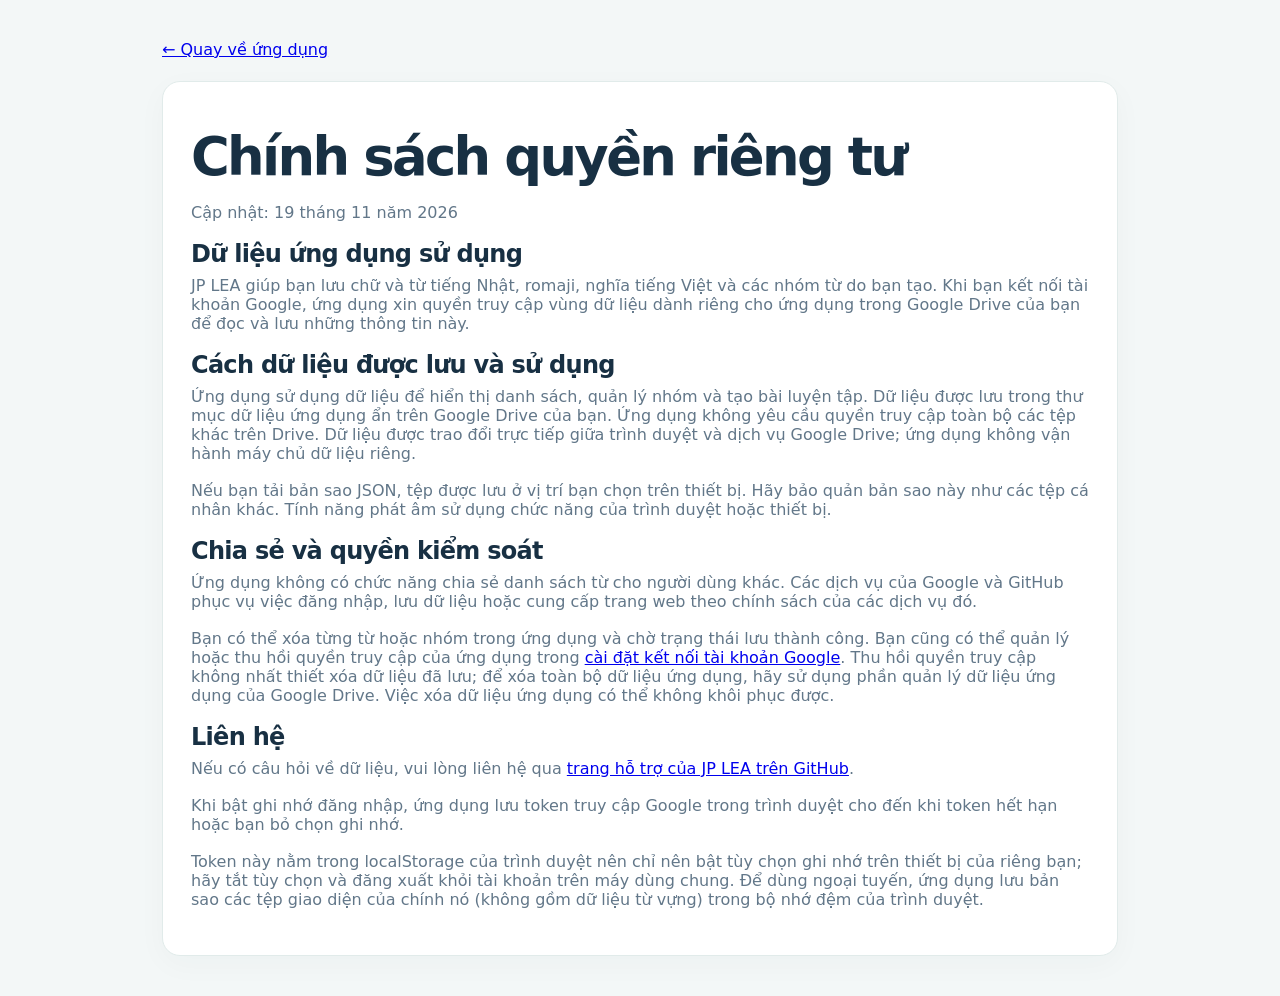
<file: privacy.html>
<!doctype html>
<html lang="vi"><head><meta charset="utf-8"><meta name="viewport" content="width=device-width,initial-scale=1"><title>Chính sách quyền riêng tư · JP LEA</title><link rel="stylesheet" href="style.css"></head><body><main><a href="./">← Quay về ứng dụng</a><section class="panel"><h1>Chính sách quyền riêng tư</h1><p>Cập nhật: 19 tháng 11 năm 2026</p><h2>Dữ liệu ứng dụng sử dụng</h2><p>JP LEA giúp bạn lưu chữ và từ tiếng Nhật, romaji, nghĩa tiếng Việt và các nhóm từ do bạn tạo. Khi bạn kết nối tài khoản Google, ứng dụng xin quyền truy cập vùng dữ liệu dành riêng cho ứng dụng trong Google Drive của bạn để đọc và lưu những thông tin này.</p><h2>Cách dữ liệu được lưu và sử dụng</h2><p>Ứng dụng sử dụng dữ liệu để hiển thị danh sách, quản lý nhóm và tạo bài luyện tập. Dữ liệu được lưu trong thư mục dữ liệu ứng dụng ẩn trên Google Drive của bạn. Ứng dụng không yêu cầu quyền truy cập toàn bộ các tệp khác trên Drive. Dữ liệu được trao đổi trực tiếp giữa trình duyệt và dịch vụ Google Drive; ứng dụng không vận hành máy chủ dữ liệu riêng.</p><p>Nếu bạn tải bản sao JSON, tệp được lưu ở vị trí bạn chọn trên thiết bị. Hãy bảo quản bản sao này như các tệp cá nhân khác. Tính năng phát âm sử dụng chức năng của trình duyệt hoặc thiết bị.</p><h2>Chia sẻ và quyền kiểm soát</h2><p>Ứng dụng không có chức năng chia sẻ danh sách từ cho người dùng khác. Các dịch vụ của Google và GitHub phục vụ việc đăng nhập, lưu dữ liệu hoặc cung cấp trang web theo chính sách của các dịch vụ đó.</p><p>Bạn có thể xóa từng từ hoặc nhóm trong ứng dụng và chờ trạng thái lưu thành công. Bạn cũng có thể quản lý hoặc thu hồi quyền truy cập của ứng dụng trong <a href="https://myaccount.google.com/connections">cài đặt kết nối tài khoản Google</a>. Thu hồi quyền truy cập không nhất thiết xóa dữ liệu đã lưu; để xóa toàn bộ dữ liệu ứng dụng, hãy sử dụng phần quản lý dữ liệu ứng dụng của Google Drive. Việc xóa dữ liệu ứng dụng có thể không khôi phục được.</p><h2>Liên hệ</h2><p>Nếu có câu hỏi về dữ liệu, vui lòng liên hệ qua <a href="https://github.com/ToanKhuongDEV/JP_LEA/issues">trang hỗ trợ của JP LEA trên GitHub</a>.</p><p>Khi b&#7853;t ghi nh&#7899; &#273;&#259;ng nh&#7853;p, &#7913;ng d&#7909;ng l&#432;u token truy c&#7853;p Google trong tr&#236;nh duy&#7879;t cho &#273;&#7871;n khi token h&#7871;t h&#7841;n ho&#7863;c b&#7841;n b&#7887; ch&#7885;n ghi nh&#7899;.</p><p>Token này nằm trong localStorage của trình duyệt nên chỉ nên bật tùy chọn ghi nhớ trên thiết bị của riêng bạn; hãy tắt tùy chọn và đăng xuất khỏi tài khoản trên máy dùng chung. Để dùng ngoại tuyến, ứng dụng lưu bản sao các tệp giao diện của chính nó (không gồm dữ liệu từ vựng) trong bộ nhớ đệm của trình duyệt.</p>
</section></main></body></html>
</file>
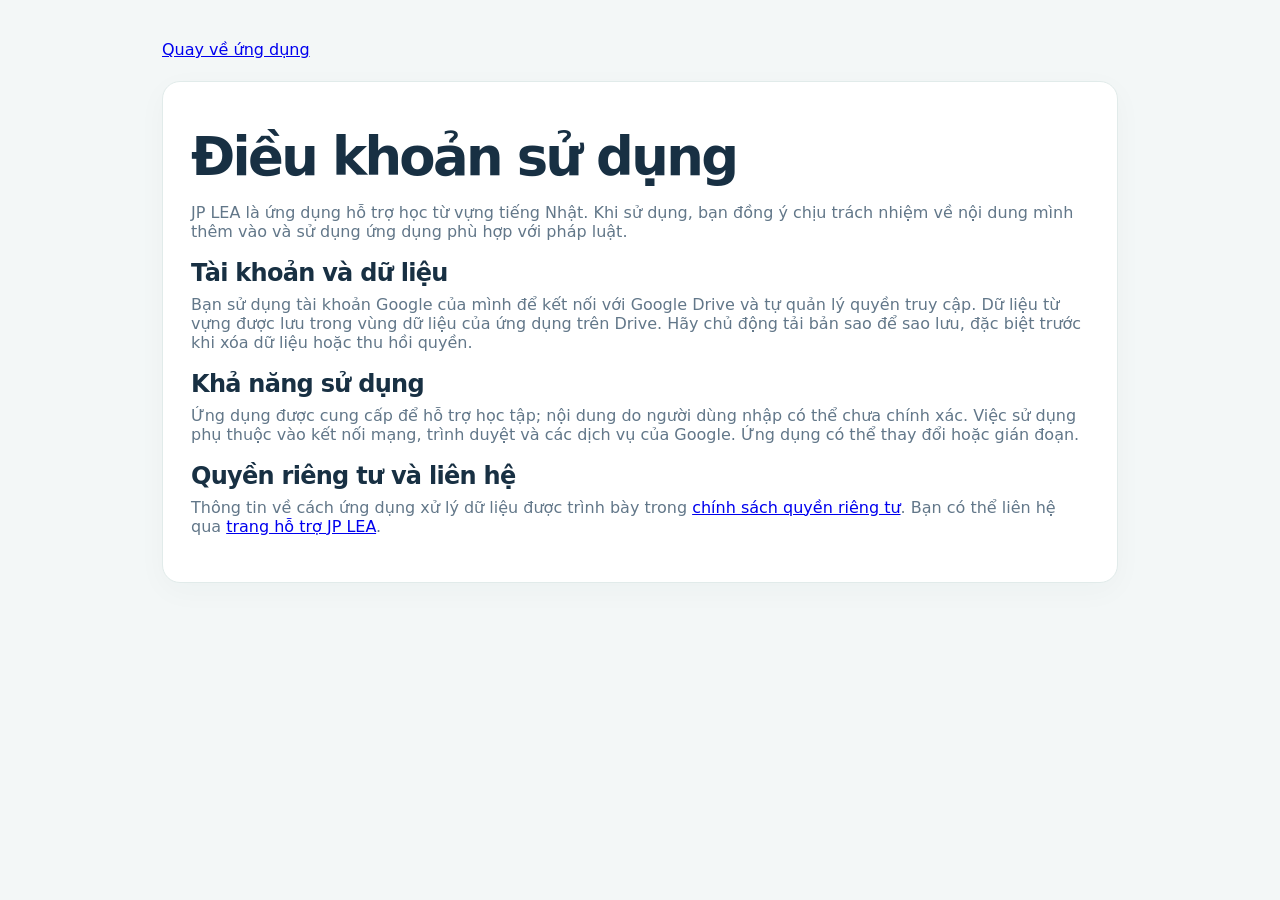
<file: terms.html>
﻿<!doctype html>
<html lang="vi"><head><meta charset="utf-8"><meta name="viewport" content="width=device-width,initial-scale=1"><title>Điều khoản sử dụng · JP LEA</title><link rel="stylesheet" href="style.css"></head><body><main><a href="./">Quay về ứng dụng</a><section class="panel"><h1>Điều khoản sử dụng</h1><p>JP LEA là ứng dụng hỗ trợ học từ vựng tiếng Nhật. Khi sử dụng, bạn đồng ý chịu trách nhiệm về nội dung mình thêm vào và sử dụng ứng dụng phù hợp với pháp luật.</p><h2>Tài khoản và dữ liệu</h2><p>Bạn sử dụng tài khoản Google của mình để kết nối với Google Drive và tự quản lý quyền truy cập. Dữ liệu từ vựng được lưu trong vùng dữ liệu của ứng dụng trên Drive. Hãy chủ động tải bản sao để sao lưu, đặc biệt trước khi xóa dữ liệu hoặc thu hồi quyền.</p><h2>Khả năng sử dụng</h2><p>Ứng dụng được cung cấp để hỗ trợ học tập; nội dung do người dùng nhập có thể chưa chính xác. Việc sử dụng phụ thuộc vào kết nối mạng, trình duyệt và các dịch vụ của Google. Ứng dụng có thể thay đổi hoặc gián đoạn.</p><h2>Quyền riêng tư và liên hệ</h2><p>Thông tin về cách ứng dụng xử lý dữ liệu được trình bày trong <a href="privacy.html">chính sách quyền riêng tư</a>. Bạn có thể liên hệ qua <a href="https://github.com/ToanKhuongDEV/JP_LEA/issues">trang hỗ trợ JP LEA</a>.</p></section></main></body></html>
</file>
<file: style.css>
:root{font-family:system-ui,sans-serif;color:#183043;background:#f3f7f7;font-size:16px}*{box-sizing:border-box}body{margin:0}main{max-width:1000px;margin:auto;padding:40px 22px}header{display:flex;justify-content:space-between;gap:24px;align-items:center;padding:18px 0 36px}small{font-weight:700;letter-spacing:.16em;color:#e0715a}h1{font-size:clamp(2rem,5vw,3.3rem);letter-spacing:-.05em;margin:.3em 0}h2{margin:0 0 8px;letter-spacing:-.03em}p{color:#627789;margin:8px 0 18px}button,input,select{font:inherit}button{background:#216b69;color:white;border:0;border-radius:10px;padding:12px 18px;cursor:pointer;font-weight:650}button:hover{background:#185654}button:disabled{opacity:.5;cursor:not-allowed}input,select{border:1px solid #d5e1e1;border-radius:9px;padding:12px;background:white;color:#183043;min-width:0}nav{display:flex;gap:8px;border-bottom:1px solid #d7e4e3}nav button{background:none;color:#637b85;border-radius:0}nav button.active{color:#216b69;border-bottom:3px solid #216b69}nav button:hover{background:#e5efee}.panel{background:white;border:1px solid #e1ebea;border-radius:18px;padding:28px;margin-top:22px;box-shadow:0 8px 30px #18304308}.heading,.row,.filters,.actions{display:flex;gap:12px;align-items:center;justify-content:space-between}.filters input{flex:1}.row{border-bottom:1px solid #edf1f0;padding:16px 0}.row:last-child{border:0}.row strong{font-size:1.3rem}.row p{margin:4px 0}.row-actions{display:flex;gap:6px}.secondary,.row-actions button{background:#eef5f4;color:#285957}.secondary:hover,.row-actions button:hover{background:#d9ebe7}.row-actions button{padding:8px}.tags{font-size:.85rem;color:#557b78}label{display:block;margin:16px 0;font-weight:650}label input,label select{display:block;width:100%;margin-top:7px}label span{font-weight:400;color:#73858b}fieldset{border:1px solid #d5e1e1;border-radius:9px}fieldset label{display:inline-flex;align-items:center;gap:6px;margin:8px}fieldset input{width:auto;margin:0}dialog{width:min(500px,calc(100% - 30px));border:0;border-radius:18px;padding:28px;box-shadow:0 20px 80px #0003}dialog::backdrop{background:#142c38a0}#quiz-form{max-width:400px}#quiz-play{margin-top:24px}.choice{display:block;width:100%;text-align:left;margin:8px 0;background:#eef5f4;color:#183043}.choice:hover{background:#d9ebe7}.feedback{font-weight:700;color:#216b69}footer{color:#839493;text-align:center;font-size:.85rem;margin-top:32px}@media(max-width:600px){main{padding:20px 16px}header,.heading{align-items:flex-start;flex-direction:column}.panel{padding:20px}.filters{align-items:stretch;flex-direction:column}.filters input,.filters select{width:100%}.row{align-items:flex-start}.row-actions{flex-wrap:wrap;justify-content:flex-end}}

#remember-label{display:flex;align-items:center;gap:8px;font-weight:400;margin:0 0 12px}#remember-label input{width:auto;margin:0}

/* Header and practice layout */
header{align-items:stretch;gap:32px;padding:16px 0 30px}.brand{display:flex;align-items:center;gap:18px;min-width:0}.brand-mark{display:grid;place-items:center;width:64px;height:64px;flex:none;border-radius:20px;background:#216b69;color:#fff;font-size:2.1rem;font-weight:700}.brand small{font-size:.75rem}.brand h1{font-size:clamp(1.9rem,4vw,2.75rem);margin:.2em 0}.brand p{margin:0}.account-card{min-width:260px;max-width:380px;background:#fff;border:1px solid #dce8e6;border-radius:16px;padding:16px;box-shadow:0 8px 24px #18304308}.account-main{display:grid;grid-template-columns:1fr auto;align-items:center;gap:8px 12px}.account-main #remember-label{grid-column:1/-1;font-size:.88rem;margin:0}.account-main #login{grid-column:2;grid-row:2;white-space:nowrap}.account-main #status{grid-column:1;grid-row:2;margin:0;font-size:.88rem;overflow-wrap:anywhere}.account-actions{display:flex;flex-wrap:wrap;gap:6px;margin-top:10px}.account-actions:has(> :not([hidden])){padding-top:10px;border-top:1px solid #edf1f0}.account-actions button{font-size:.85rem;padding:8px 10px}.quiz-intro{padding-bottom:20px;border-bottom:1px solid #e8f0ef}.quiz-intro p{margin-bottom:0}.quiz-layout{display:grid;grid-template-columns:minmax(230px,320px) minmax(0,1fr);gap:28px;align-items:start;margin-top:24px}#quiz-form{max-width:none;padding:20px;background:#f3f8f7;border:1px solid #e0edeb;border-radius:14px}#quiz-form label:first-child{margin-top:0}#quiz-form button{width:100%}#quiz-play{margin:0;padding:24px;border:1px solid #e0edeb;border-radius:14px;min-height:220px}#quiz-play:empty{display:grid;place-items:center;background:#fafdfc}#quiz-play:empty::before{content:"\3042";font-size:2.5rem;opacity:.6}#quiz-play h2{margin:12px 0 18px;font-size:2.2rem}#quiz-play .choice{padding:14px 16px;border:1px solid transparent}#quiz-play .choice:hover{border-color:#9ec7c1}#answer{margin-top:18px}#answer button{min-width:150px}@media(max-width:700px){header{flex-direction:column;gap:20px}.account-card{max-width:none;width:100%}.quiz-layout{grid-template-columns:1fr;gap:16px}.quiz-panel{padding:20px}#quiz-play:empty{display:none}}@media(max-width:380px){.account-main{grid-template-columns:1fr}.account-main #login,.account-main #status{grid-column:1;grid-row:auto}.account-main #login{width:100%}}

#quiz-play .choice.correct{background:#dcfce7;border-color:#4ade80;color:#14532d;opacity:1}#quiz-play .choice.incorrect{background:#fee2e2;border-color:#f87171;color:#991b1b;opacity:1}.feedback.incorrect{color:#b91c1c}.feedback.correct{color:#166534}

.stat-grid{display:grid;grid-template-columns:repeat(auto-fill,minmax(150px,1fr));gap:12px;margin:18px 0 26px}.stat{background:#f3f8f7;border:1px solid #e0edeb;border-radius:14px;padding:16px}.stat strong{display:block;font-size:1.8rem;color:#216b69}.stat span{font-size:.88rem;color:#627789}#stats h3{margin:0 0 6px}.flash-back{color:#216b69}#typing-form{display:flex;gap:8px;margin-top:16px}#typing-form input{flex:1}#quiz-play .actions{justify-content:flex-start}

#sentence-form,#pron-form{align-items:end}#sentence-form label,#pron-form label{margin:0}.chip{background:#eef5f4;color:#183043;border:1px solid #cfe0de;border-radius:10px;padding:10px 14px;font-size:1.1rem;font-weight:600}.chip:hover{background:#d9ebe7}.sentence-answer,.sentence-bank{display:flex;flex-wrap:wrap;gap:8px;min-height:56px;padding:10px 0}.sentence-answer{border-bottom:2px solid #cfe0de;margin-bottom:12px}.sentence-bank{padding-top:6px}#sentence-play .actions,#pron-play .actions{justify-content:flex-start;margin-top:14px}#pron-play h2{font-size:2.2rem}

nav{position:sticky;top:0;z-index:5;overflow-x:auto;white-space:nowrap;scrollbar-width:thin;background:#f3f7f7}nav button{flex:none}button:focus-visible,input:focus-visible,select:focus-visible,a:focus-visible{outline:3px solid #7fb8b2;outline-offset:2px}@media(max-width:600px){nav button{padding:12px 12px;font-size:.92rem}.chip{padding:9px 12px}#pron-play h2,#quiz-play h2{font-size:1.9rem}}

.pager{display:flex;align-items:center;justify-content:center;gap:14px;padding-top:18px;color:#627789;font-size:.92rem}
.badge{display:inline-block;min-width:1.4em;padding:1px 7px;margin-left:4px;border-radius:999px;background:#e0715a;color:#fff;font-size:.75rem;line-height:1.5;text-align:center}
.due-box{display:flex;gap:12px;align-items:center;flex-wrap:wrap;background:#eef5f4;border-radius:12px;padding:10px 14px;margin:8px 0 16px}.due-box span{color:#285957;font-weight:650}
#toast{position:fixed;left:50%;bottom:24px;transform:translateX(-50%);max-width:min(92vw,520px);background:#183043;color:#fff;padding:12px 18px;border-radius:12px;box-shadow:0 8px 30px #0004;z-index:20}
.kbd{display:inline-block;min-width:1.5em;margin-right:8px;padding:0 6px;border-radius:5px;background:#d9ebe7;color:#285957;font-size:.8rem;text-align:center}
.chip[draggable=true]{cursor:grab}.drop-over{outline:2px dashed #216b69;outline-offset:3px}
.near{color:#a0612b;font-weight:600}
button:focus-visible,input:focus-visible,select:focus-visible{outline:3px solid #e0715a;outline-offset:2px}
</file>
